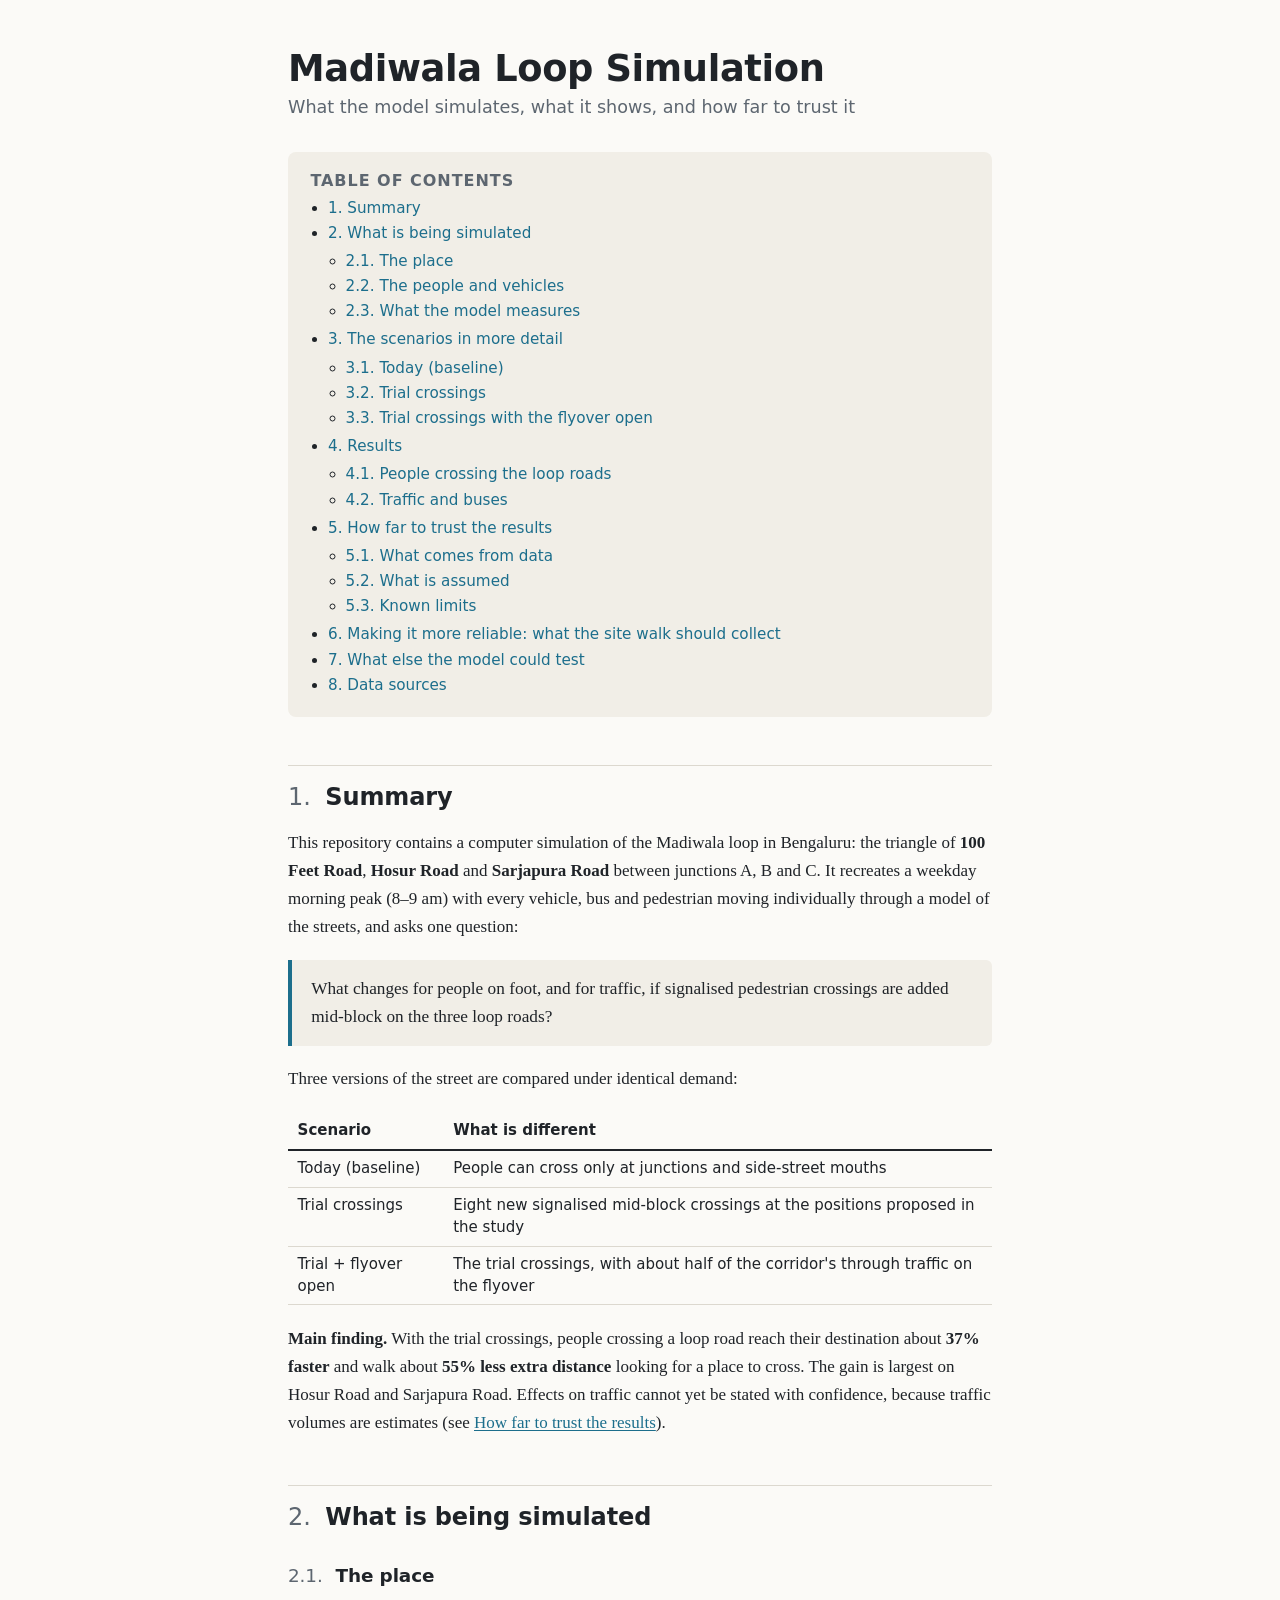
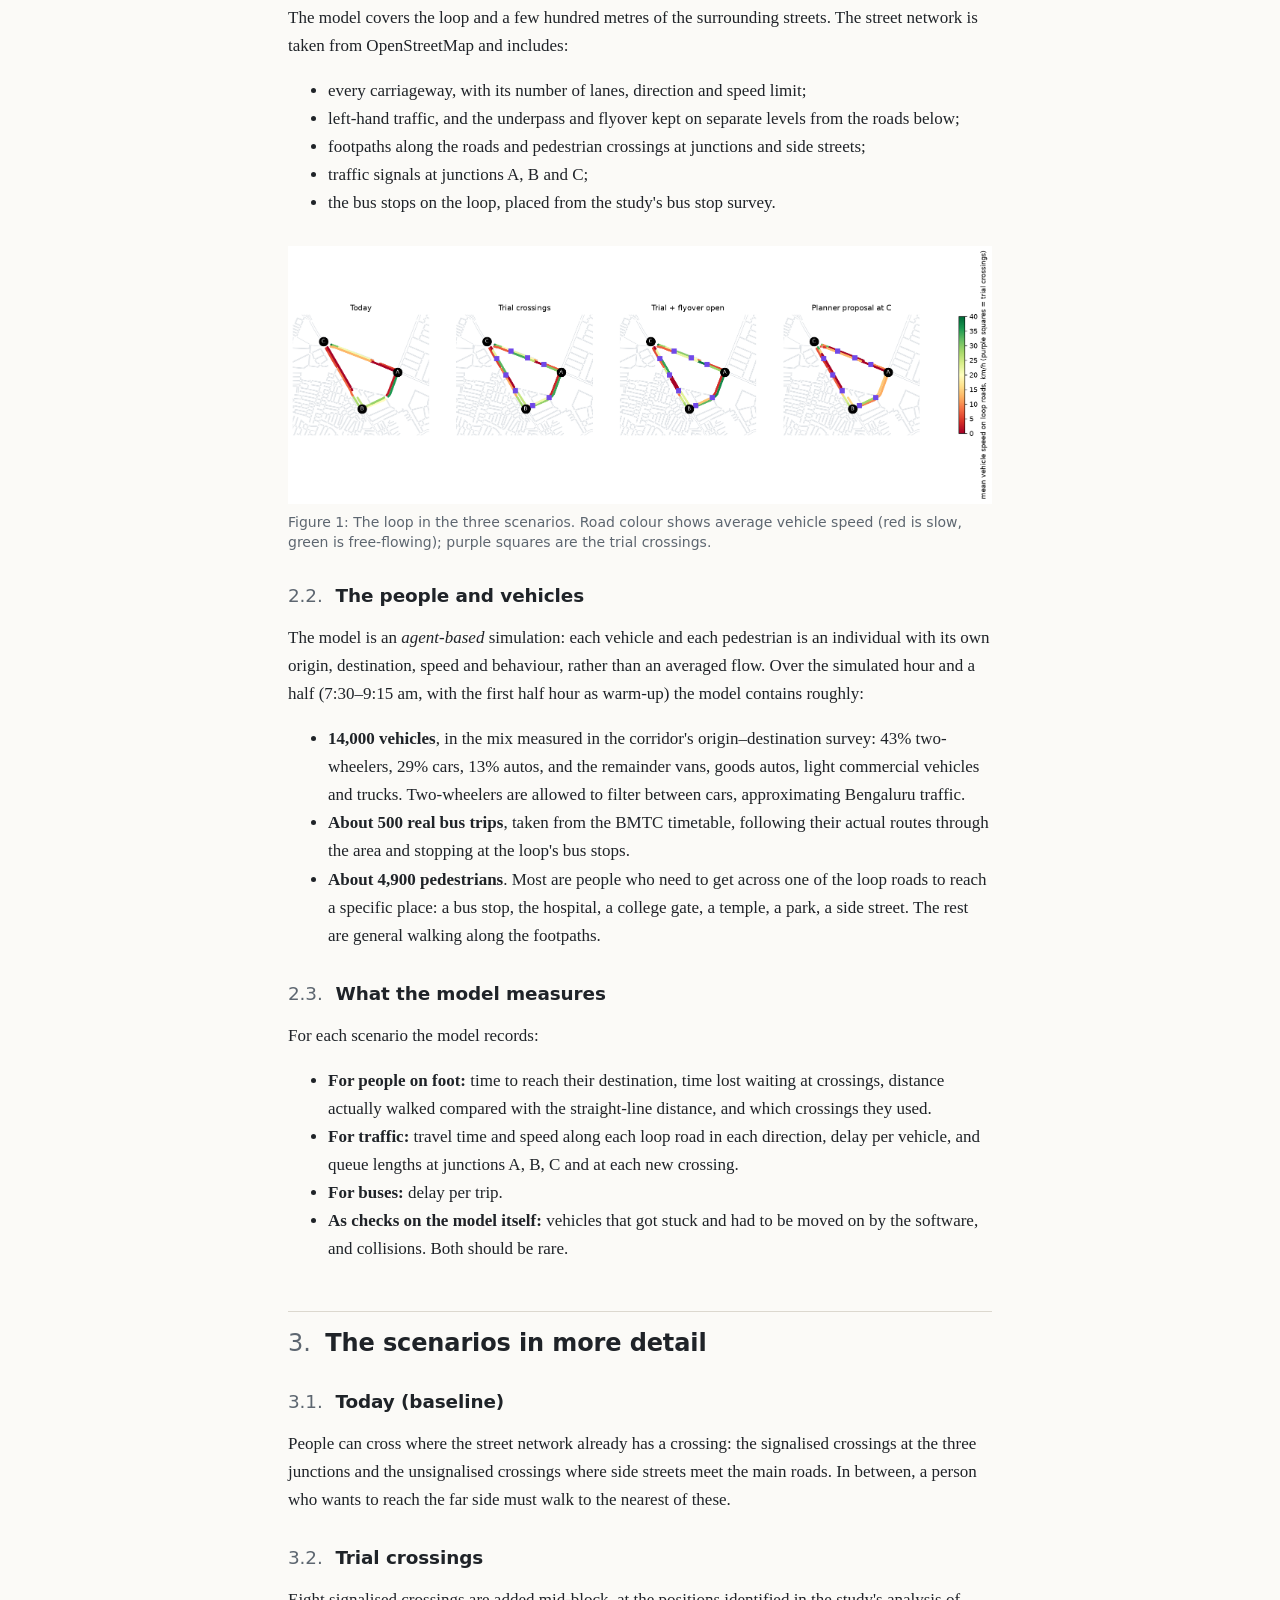
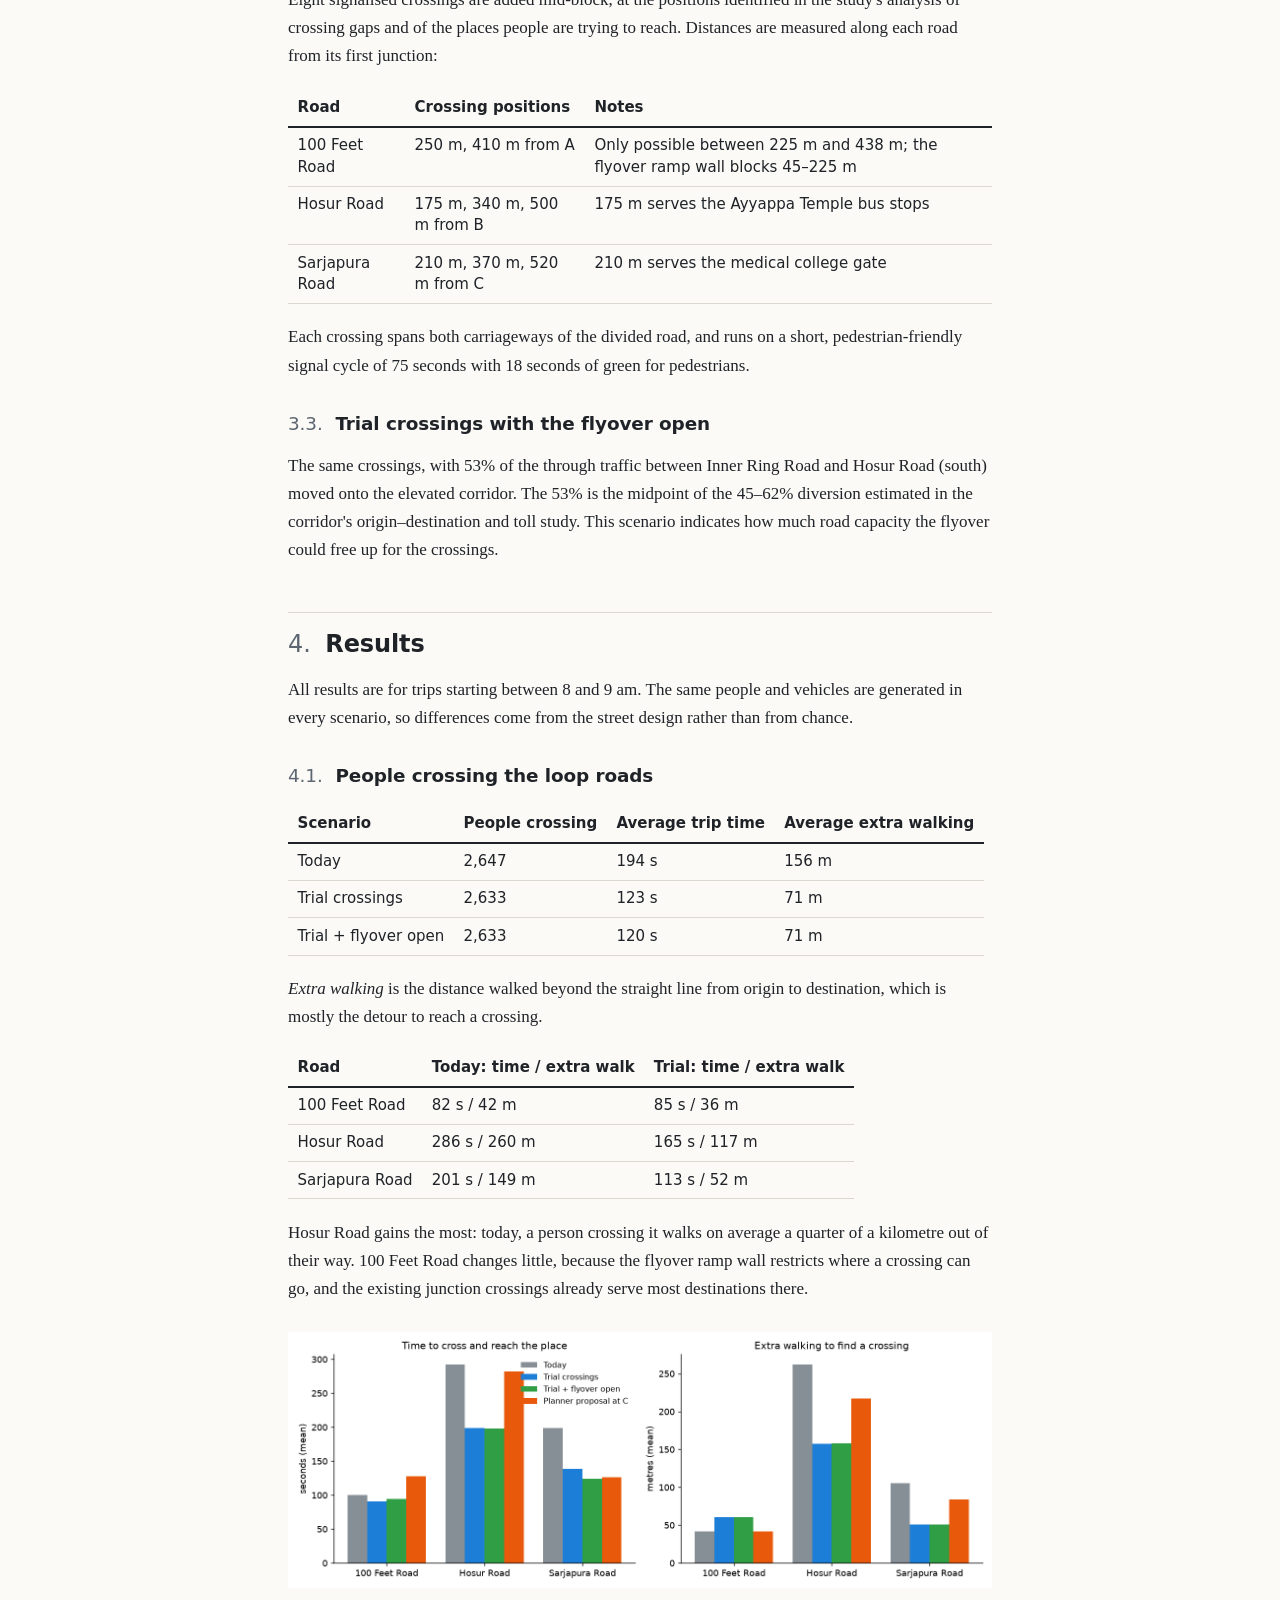
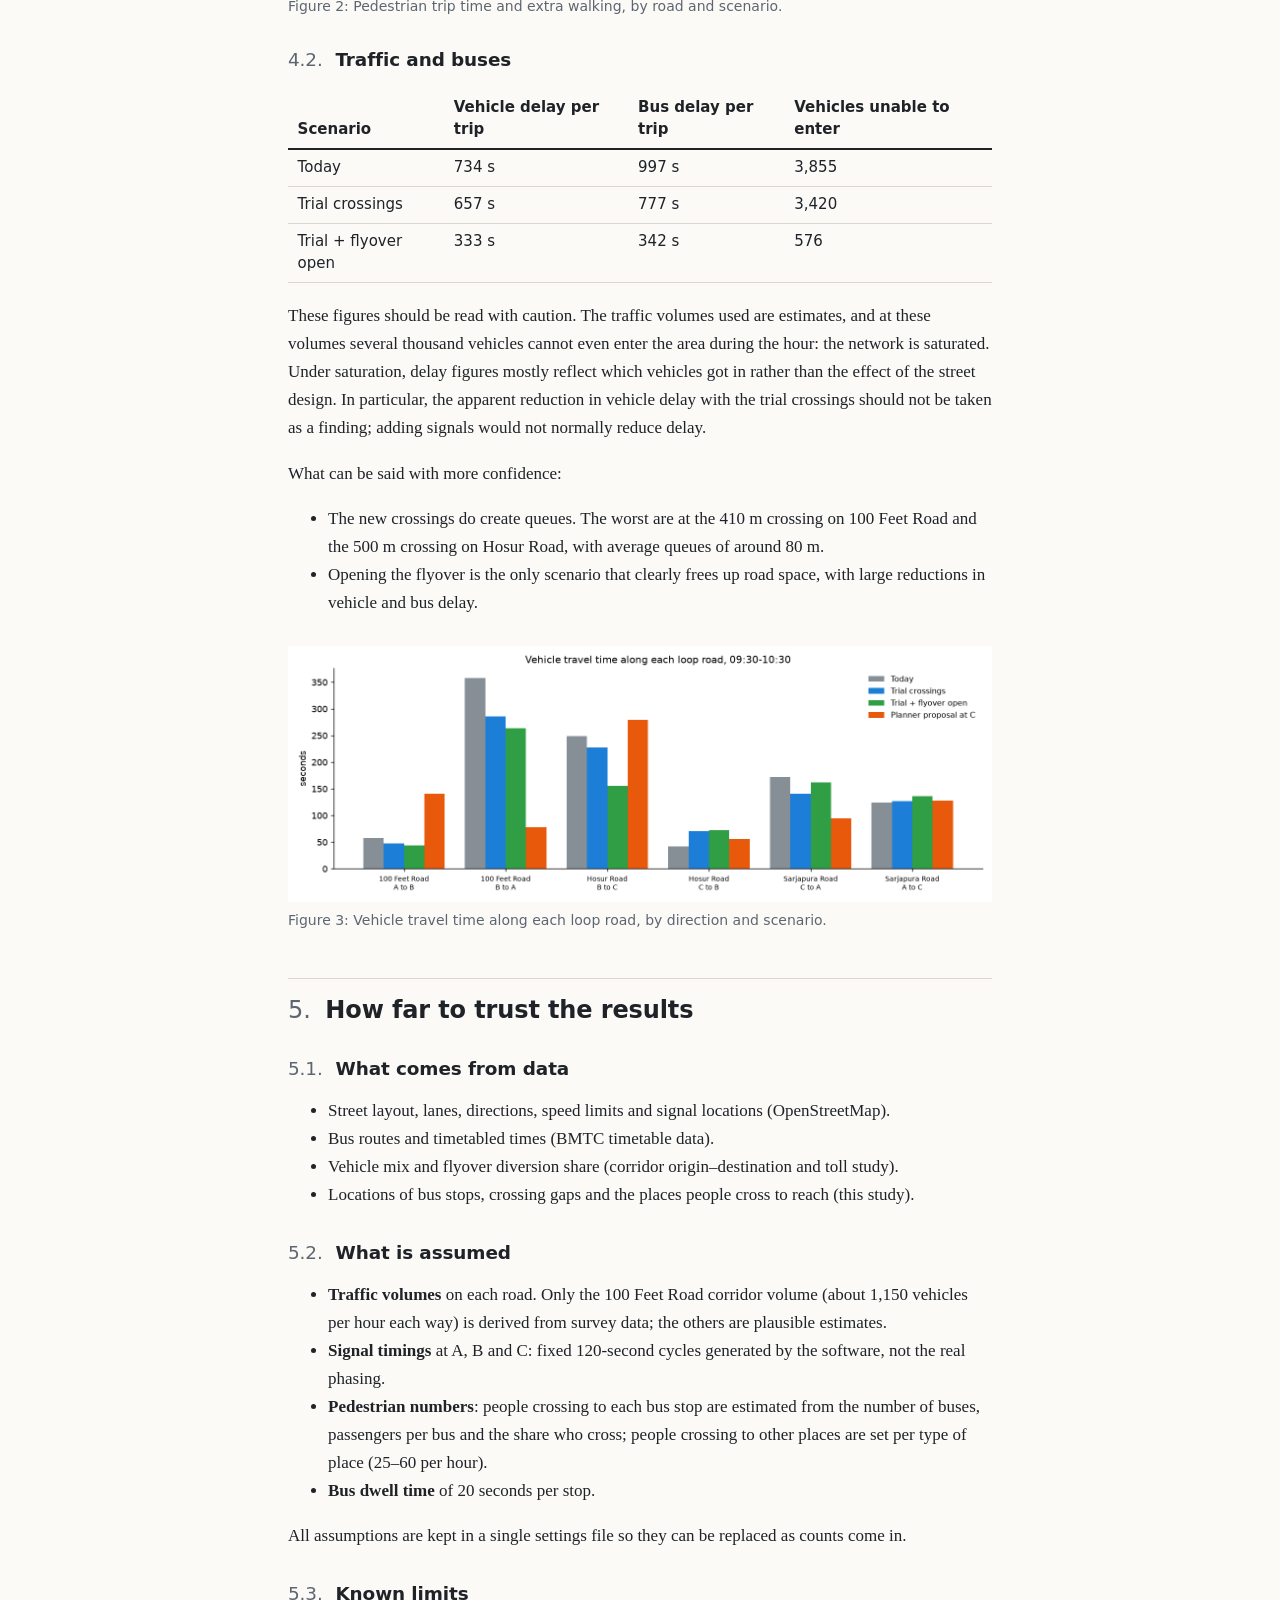
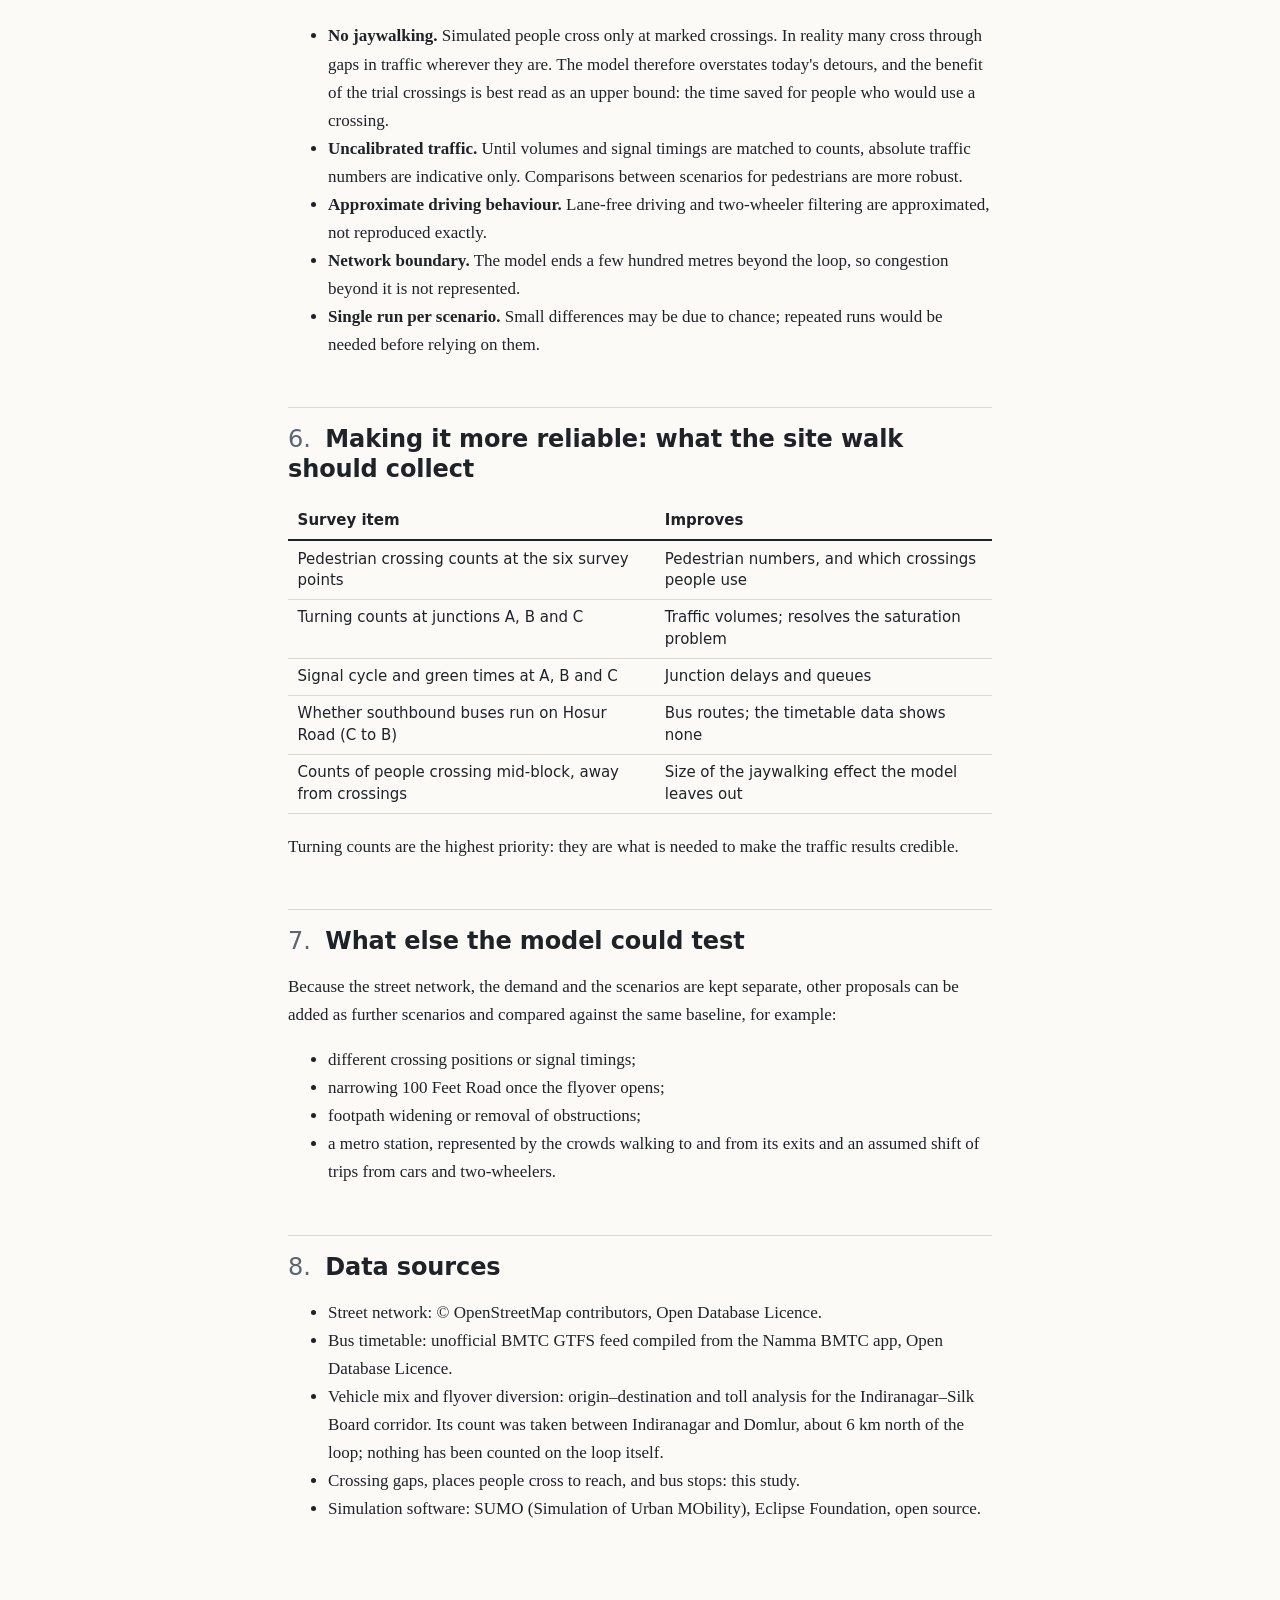
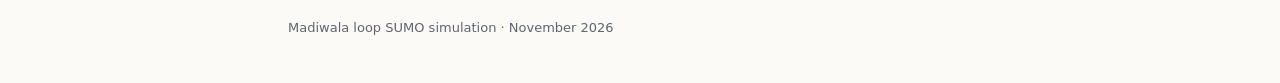
<file: doc/index.html>
<!DOCTYPE html>
<html lang="en">
<head>
<!-- 2026-11-14 Sat 22:00 -->
<meta charset="utf-8" />
<meta name="viewport" content="width=device-width, initial-scale=1" />
<title>Madiwala Loop Simulation</title>
<meta name="generator" content="Org Mode" />
<meta name="viewport" content="width=device-width, initial-scale=1">
<link rel="stylesheet" href="style.css">
</head>
<body>
<div id="content" class="content">
<header>
<h1 class="title">Madiwala Loop Simulation</h1>
<p class="subtitle" role="doc-subtitle">What the model simulates, what it shows, and how far to trust it</p>
</header><nav id="table-of-contents" role="doc-toc">
<h2>Table of Contents</h2>
<div id="text-table-of-contents" role="doc-toc">
<ul>
<li><a href="#org4be7c10">1. Summary</a></li>
<li><a href="#org6e67102">2. What is being simulated</a>
<ul>
<li><a href="#org48178f1">2.1. The place</a></li>
<li><a href="#org2e664a6">2.2. The people and vehicles</a></li>
<li><a href="#org2aeff3f">2.3. What the model measures</a></li>
</ul>
</li>
<li><a href="#orgc35440a">3. The scenarios in more detail</a>
<ul>
<li><a href="#orgd59e1e9">3.1. Today (baseline)</a></li>
<li><a href="#orgaf5f993">3.2. Trial crossings</a></li>
<li><a href="#org1eb89f1">3.3. Trial crossings with the flyover open</a></li>
</ul>
</li>
<li><a href="#org46279a1">4. Results</a>
<ul>
<li><a href="#orga652d54">4.1. People crossing the loop roads</a></li>
<li><a href="#org759fd4f">4.2. Traffic and buses</a></li>
</ul>
</li>
<li><a href="#org359abe0">5. How far to trust the results</a>
<ul>
<li><a href="#org9f8c712">5.1. What comes from data</a></li>
<li><a href="#orga7297f0">5.2. What is assumed</a></li>
<li><a href="#org6ff5a70">5.3. Known limits</a></li>
</ul>
</li>
<li><a href="#orgd9cfa34">6. Making it more reliable: what the site walk should collect</a></li>
<li><a href="#org49b2f6c">7. What else the model could test</a></li>
<li><a href="#org22bc830">8. Data sources</a></li>
</ul>
</div>
</nav>
<div id="outline-container-org4be7c10" class="outline-2">
<h2 id="org4be7c10"><span class="section-number-2">1.</span> Summary</h2>
<div class="outline-text-2" id="text-1">
<p>
This repository contains a computer simulation of the Madiwala loop in Bengaluru: the triangle of
<b>100 Feet Road</b>, <b>Hosur Road</b> and <b>Sarjapura Road</b> between junctions A, B and C. It recreates a
weekday morning peak (8–9 am) with every vehicle, bus and pedestrian moving individually through a
model of the streets, and asks one question:
</p>

<blockquote>
<p>
What changes for people on foot, and for traffic, if signalised pedestrian crossings are added
mid-block on the three loop roads?
</p>
</blockquote>

<p>
Three versions of the street are compared under identical demand:
</p>

<table>


<colgroup>
<col  class="org-left">

<col  class="org-left">
</colgroup>
<thead>
<tr>
<th scope="col" class="org-left">Scenario</th>
<th scope="col" class="org-left">What is different</th>
</tr>
</thead>
<tbody>
<tr>
<td class="org-left">Today (baseline)</td>
<td class="org-left">People can cross only at junctions and side-street mouths</td>
</tr>

<tr>
<td class="org-left">Trial crossings</td>
<td class="org-left">Eight new signalised mid-block crossings at the positions proposed in the study</td>
</tr>

<tr>
<td class="org-left">Trial + flyover open</td>
<td class="org-left">The trial crossings, with about half of the corridor's through traffic on the flyover</td>
</tr>
</tbody>
</table>

<p>
<b>Main finding.</b> With the trial crossings, people crossing a loop road reach their destination about
<b>37% faster</b> and walk about <b>55% less extra distance</b> looking for a place to cross. The gain is
largest on Hosur Road and Sarjapura Road. Effects on traffic cannot yet be stated with confidence,
because traffic volumes are estimates (see <a href="#org359abe0">How far to trust the results</a>).
</p>
</div>
</div>
<div id="outline-container-org6e67102" class="outline-2">
<h2 id="org6e67102"><span class="section-number-2">2.</span> What is being simulated</h2>
<div class="outline-text-2" id="text-2">
</div>
<div id="outline-container-org48178f1" class="outline-3">
<h3 id="org48178f1"><span class="section-number-3">2.1.</span> The place</h3>
<div class="outline-text-3" id="text-2-1">
<p>
The model covers the loop and a few hundred metres of the surrounding streets. The street network
is taken from OpenStreetMap and includes:
</p>

<ul class="org-ul">
<li>every carriageway, with its number of lanes, direction and speed limit;</li>
<li>left-hand traffic, and the underpass and flyover kept on separate levels from the roads below;</li>
<li>footpaths along the roads and pedestrian crossings at junctions and side streets;</li>
<li>traffic signals at junctions A, B and C;</li>
<li>the bus stops on the loop, placed from the study's bus stop survey.</li>
</ul>


<figure id="orgd4446cd">
<img src="../report/map.png" alt="map.png">

<figcaption><span class="figure-number">Figure 1: </span>The loop in the three scenarios. Road colour shows average vehicle speed (red is slow, green is free-flowing); purple squares are the trial crossings.</figcaption>
</figure>
</div>
</div>
<div id="outline-container-org2e664a6" class="outline-3">
<h3 id="org2e664a6"><span class="section-number-3">2.2.</span> The people and vehicles</h3>
<div class="outline-text-3" id="text-2-2">
<p>
The model is an <i>agent-based</i> simulation: each vehicle and each pedestrian is an individual with
its own origin, destination, speed and behaviour, rather than an averaged flow. Over the simulated
hour and a half (7:30–9:15 am, with the first half hour as warm-up) the model contains roughly:
</p>

<ul class="org-ul">
<li><b>14,000 vehicles</b>, in the mix measured in the corridor's origin–destination survey: 43%
two-wheelers, 29% cars, 13% autos, and the remainder vans, goods autos, light commercial vehicles
and trucks. Two-wheelers are allowed to filter between cars, approximating Bengaluru traffic.</li>
<li><b>About 500 real bus trips</b>, taken from the BMTC timetable, following their actual routes through
the area and stopping at the loop's bus stops.</li>
<li><b>About 4,900 pedestrians</b>. Most are people who need to get across one of the loop roads to reach
a specific place: a bus stop, the hospital, a college gate, a temple, a park, a side street.
The rest are general walking along the footpaths.</li>
</ul>
</div>
</div>
<div id="outline-container-org2aeff3f" class="outline-3">
<h3 id="org2aeff3f"><span class="section-number-3">2.3.</span> What the model measures</h3>
<div class="outline-text-3" id="text-2-3">
<p>
For each scenario the model records:
</p>

<ul class="org-ul">
<li><b>For people on foot:</b> time to reach their destination, time lost waiting at crossings, distance
actually walked compared with the straight-line distance, and which crossings they used.</li>
<li><b>For traffic:</b> travel time and speed along each loop road in each direction, delay per vehicle,
and queue lengths at junctions A, B, C and at each new crossing.</li>
<li><b>For buses:</b> delay per trip.</li>
<li><b>As checks on the model itself:</b> vehicles that got stuck and had to be moved on by the
software, and collisions. Both should be rare.</li>
</ul>
</div>
</div>
</div>
<div id="outline-container-orgc35440a" class="outline-2">
<h2 id="orgc35440a"><span class="section-number-2">3.</span> The scenarios in more detail</h2>
<div class="outline-text-2" id="text-3">
</div>
<div id="outline-container-orgd59e1e9" class="outline-3">
<h3 id="orgd59e1e9"><span class="section-number-3">3.1.</span> Today (baseline)</h3>
<div class="outline-text-3" id="text-3-1">
<p>
People can cross where the street network already has a crossing: the signalised crossings at the
three junctions and the unsignalised crossings where side streets meet the main roads. In between,
a person who wants to reach the far side must walk to the nearest of these.
</p>
</div>
</div>
<div id="outline-container-orgaf5f993" class="outline-3">
<h3 id="orgaf5f993"><span class="section-number-3">3.2.</span> Trial crossings</h3>
<div class="outline-text-3" id="text-3-2">
<p>
Eight signalised crossings are added mid-block, at the positions identified in the study's
analysis of crossing gaps and of the places people are trying to reach. Distances are measured
along each road from its first junction:
</p>

<table>


<colgroup>
<col  class="org-left">

<col  class="org-left">

<col  class="org-left">
</colgroup>
<thead>
<tr>
<th scope="col" class="org-left">Road</th>
<th scope="col" class="org-left">Crossing positions</th>
<th scope="col" class="org-left">Notes</th>
</tr>
</thead>
<tbody>
<tr>
<td class="org-left">100 Feet Road</td>
<td class="org-left">250 m, 410 m from A</td>
<td class="org-left">Only possible between 225 m and 438 m; the flyover ramp wall blocks 45–225 m</td>
</tr>

<tr>
<td class="org-left">Hosur Road</td>
<td class="org-left">175 m, 340 m, 500 m from B</td>
<td class="org-left">175 m serves the Ayyappa Temple bus stops</td>
</tr>

<tr>
<td class="org-left">Sarjapura Road</td>
<td class="org-left">210 m, 370 m, 520 m from C</td>
<td class="org-left">210 m serves the medical college gate</td>
</tr>
</tbody>
</table>

<p>
Each crossing spans both carriageways of the divided road, and runs on a short, pedestrian-friendly
signal cycle of 75 seconds with 18 seconds of green for pedestrians.
</p>
</div>
</div>
<div id="outline-container-org1eb89f1" class="outline-3">
<h3 id="org1eb89f1"><span class="section-number-3">3.3.</span> Trial crossings with the flyover open</h3>
<div class="outline-text-3" id="text-3-3">
<p>
The same crossings, with 53% of the through traffic between Inner Ring Road and Hosur Road (south)
moved onto the elevated corridor. The 53% is the midpoint of the 45–62% diversion estimated in the
corridor's origin–destination and toll study. This scenario indicates how much road capacity the
flyover could free up for the crossings.
</p>
</div>
</div>
</div>
<div id="outline-container-org46279a1" class="outline-2">
<h2 id="org46279a1"><span class="section-number-2">4.</span> Results</h2>
<div class="outline-text-2" id="text-4">
<p>
All results are for trips starting between 8 and 9 am. The same people and vehicles are generated
in every scenario, so differences come from the street design rather than from chance.
</p>
</div>
<div id="outline-container-orga652d54" class="outline-3">
<h3 id="orga652d54"><span class="section-number-3">4.1.</span> People crossing the loop roads</h3>
<div class="outline-text-3" id="text-4-1">
<table>


<colgroup>
<col  class="org-left">

<col  class="org-left">

<col  class="org-left">

<col  class="org-left">
</colgroup>
<thead>
<tr>
<th scope="col" class="org-left">Scenario</th>
<th scope="col" class="org-left">People crossing</th>
<th scope="col" class="org-left">Average trip time</th>
<th scope="col" class="org-left">Average extra walking</th>
</tr>
</thead>
<tbody>
<tr>
<td class="org-left">Today</td>
<td class="org-left">2,647</td>
<td class="org-left">194 s</td>
<td class="org-left">156 m</td>
</tr>

<tr>
<td class="org-left">Trial crossings</td>
<td class="org-left">2,633</td>
<td class="org-left">123 s</td>
<td class="org-left">71 m</td>
</tr>

<tr>
<td class="org-left">Trial + flyover open</td>
<td class="org-left">2,633</td>
<td class="org-left">120 s</td>
<td class="org-left">71 m</td>
</tr>
</tbody>
</table>

<p>
<i>Extra walking</i> is the distance walked beyond the straight line from origin to destination,
which is mostly the detour to reach a crossing.
</p>

<table>


<colgroup>
<col  class="org-left">

<col  class="org-left">

<col  class="org-left">
</colgroup>
<thead>
<tr>
<th scope="col" class="org-left">Road</th>
<th scope="col" class="org-left">Today: time / extra walk</th>
<th scope="col" class="org-left">Trial: time / extra walk</th>
</tr>
</thead>
<tbody>
<tr>
<td class="org-left">100 Feet Road</td>
<td class="org-left">82 s / 42 m</td>
<td class="org-left">85 s / 36 m</td>
</tr>

<tr>
<td class="org-left">Hosur Road</td>
<td class="org-left">286 s / 260 m</td>
<td class="org-left">165 s / 117 m</td>
</tr>

<tr>
<td class="org-left">Sarjapura Road</td>
<td class="org-left">201 s / 149 m</td>
<td class="org-left">113 s / 52 m</td>
</tr>
</tbody>
</table>

<p>
Hosur Road gains the most: today, a person crossing it walks on average a quarter of a kilometre
out of their way. 100 Feet Road changes little, because the flyover ramp wall restricts where a
crossing can go, and the existing junction crossings already serve most destinations there.
</p>


<figure id="org7017287">
<img src="../report/people.png" alt="people.png">

<figcaption><span class="figure-number">Figure 2: </span>Pedestrian trip time and extra walking, by road and scenario.</figcaption>
</figure>
</div>
</div>
<div id="outline-container-org759fd4f" class="outline-3">
<h3 id="org759fd4f"><span class="section-number-3">4.2.</span> Traffic and buses</h3>
<div class="outline-text-3" id="text-4-2">
<table>


<colgroup>
<col  class="org-left">

<col  class="org-left">

<col  class="org-left">

<col  class="org-left">
</colgroup>
<thead>
<tr>
<th scope="col" class="org-left">Scenario</th>
<th scope="col" class="org-left">Vehicle delay per trip</th>
<th scope="col" class="org-left">Bus delay per trip</th>
<th scope="col" class="org-left">Vehicles unable to enter</th>
</tr>
</thead>
<tbody>
<tr>
<td class="org-left">Today</td>
<td class="org-left">734 s</td>
<td class="org-left">997 s</td>
<td class="org-left">3,855</td>
</tr>

<tr>
<td class="org-left">Trial crossings</td>
<td class="org-left">657 s</td>
<td class="org-left">777 s</td>
<td class="org-left">3,420</td>
</tr>

<tr>
<td class="org-left">Trial + flyover open</td>
<td class="org-left">333 s</td>
<td class="org-left">342 s</td>
<td class="org-left">576</td>
</tr>
</tbody>
</table>

<p>
These figures should be read with caution. The traffic volumes used are estimates, and at these
volumes several thousand vehicles cannot even enter the area during the hour: the network is
saturated. Under saturation, delay figures mostly reflect which vehicles got in rather than the
effect of the street design. In particular, the apparent reduction in vehicle delay with the trial
crossings should not be taken as a finding; adding signals would not normally reduce delay.
</p>

<p>
What can be said with more confidence:
</p>

<ul class="org-ul">
<li>The new crossings do create queues. The worst are at the 410 m crossing on 100 Feet Road and
the 500 m crossing on Hosur Road, with average queues of around 80 m.</li>
<li>Opening the flyover is the only scenario that clearly frees up road space, with large
reductions in vehicle and bus delay.</li>
</ul>


<figure id="org8729e47">
<img src="../report/vehicles.png" alt="vehicles.png">

<figcaption><span class="figure-number">Figure 3: </span>Vehicle travel time along each loop road, by direction and scenario.</figcaption>
</figure>
</div>
</div>
</div>
<div id="outline-container-org359abe0" class="outline-2">
<h2 id="org359abe0"><span class="section-number-2">5.</span> How far to trust the results</h2>
<div class="outline-text-2" id="text-5">
</div>
<div id="outline-container-org9f8c712" class="outline-3">
<h3 id="org9f8c712"><span class="section-number-3">5.1.</span> What comes from data</h3>
<div class="outline-text-3" id="text-5-1">
<ul class="org-ul">
<li>Street layout, lanes, directions, speed limits and signal locations (OpenStreetMap).</li>
<li>Bus routes and timetabled times (BMTC timetable data).</li>
<li>Vehicle mix and flyover diversion share (corridor origin–destination and toll study).</li>
<li>Locations of bus stops, crossing gaps and the places people cross to reach (this study).</li>
</ul>
</div>
</div>
<div id="outline-container-orga7297f0" class="outline-3">
<h3 id="orga7297f0"><span class="section-number-3">5.2.</span> What is assumed</h3>
<div class="outline-text-3" id="text-5-2">
<ul class="org-ul">
<li><b>Traffic volumes</b> on each road. Only the 100 Feet Road corridor volume (about 1,150 vehicles
per hour each way) is derived from survey data; the others are plausible estimates.</li>
<li><b>Signal timings</b> at A, B and C: fixed 120-second cycles generated by the software, not the real
phasing.</li>
<li><b>Pedestrian numbers</b>: people crossing to each bus stop are estimated from the number of buses,
passengers per bus and the share who cross; people crossing to other places are set per type of
place (25–60 per hour).</li>
<li><b>Bus dwell time</b> of 20 seconds per stop.</li>
</ul>

<p>
All assumptions are kept in a single settings file so they can be replaced as counts come in.
</p>
</div>
</div>
<div id="outline-container-org6ff5a70" class="outline-3">
<h3 id="org6ff5a70"><span class="section-number-3">5.3.</span> Known limits</h3>
<div class="outline-text-3" id="text-5-3">
<ul class="org-ul">
<li><b>No jaywalking.</b> Simulated people cross only at marked crossings. In reality many cross through
gaps in traffic wherever they are. The model therefore overstates today's detours, and the
benefit of the trial crossings is best read as an upper bound: the time saved for people who
would use a crossing.</li>
<li><b>Uncalibrated traffic.</b> Until volumes and signal timings are matched to counts, absolute traffic
numbers are indicative only. Comparisons between scenarios for pedestrians are more robust.</li>
<li><b>Approximate driving behaviour.</b> Lane-free driving and two-wheeler filtering are approximated,
not reproduced exactly.</li>
<li><b>Network boundary.</b> The model ends a few hundred metres beyond the loop, so congestion
beyond it is not represented.</li>
<li><b>Single run per scenario.</b> Small differences may be due to chance; repeated runs would be
needed before relying on them.</li>
</ul>
</div>
</div>
</div>
<div id="outline-container-orgd9cfa34" class="outline-2">
<h2 id="orgd9cfa34"><span class="section-number-2">6.</span> Making it more reliable: what the site walk should collect</h2>
<div class="outline-text-2" id="text-6">
<table>


<colgroup>
<col  class="org-left">

<col  class="org-left">
</colgroup>
<thead>
<tr>
<th scope="col" class="org-left">Survey item</th>
<th scope="col" class="org-left">Improves</th>
</tr>
</thead>
<tbody>
<tr>
<td class="org-left">Pedestrian crossing counts at the six survey points</td>
<td class="org-left">Pedestrian numbers, and which crossings people use</td>
</tr>

<tr>
<td class="org-left">Turning counts at junctions A, B and C</td>
<td class="org-left">Traffic volumes; resolves the saturation problem</td>
</tr>

<tr>
<td class="org-left">Signal cycle and green times at A, B and C</td>
<td class="org-left">Junction delays and queues</td>
</tr>

<tr>
<td class="org-left">Whether southbound buses run on Hosur Road (C to B)</td>
<td class="org-left">Bus routes; the timetable data shows none</td>
</tr>

<tr>
<td class="org-left">Counts of people crossing mid-block, away from crossings</td>
<td class="org-left">Size of the jaywalking effect the model leaves out</td>
</tr>
</tbody>
</table>

<p>
Turning counts are the highest priority: they are what is needed to make the traffic results
credible.
</p>
</div>
</div>
<div id="outline-container-org49b2f6c" class="outline-2">
<h2 id="org49b2f6c"><span class="section-number-2">7.</span> What else the model could test</h2>
<div class="outline-text-2" id="text-7">
<p>
Because the street network, the demand and the scenarios are kept separate, other proposals can be
added as further scenarios and compared against the same baseline, for example:
</p>

<ul class="org-ul">
<li>different crossing positions or signal timings;</li>
<li>narrowing 100 Feet Road once the flyover opens;</li>
<li>footpath widening or removal of obstructions;</li>
<li>a metro station, represented by the crowds walking to and from its exits and an assumed shift
of trips from cars and two-wheelers.</li>
</ul>
</div>
</div>
<div id="outline-container-org22bc830" class="outline-2">
<h2 id="org22bc830"><span class="section-number-2">8.</span> Data sources</h2>
<div class="outline-text-2" id="text-8">
<ul class="org-ul">
<li>Street network: © OpenStreetMap contributors, Open Database Licence.</li>
<li>Bus timetable: unofficial BMTC GTFS feed compiled from the Namma BMTC app, Open Database Licence.</li>
<li>Vehicle mix and flyover diversion: origin–destination and toll analysis for the
Indiranagar–Silk Board corridor. Its count was taken between Indiranagar and Domlur,
about 6 km north of the loop; nothing has been counted on the loop itself.</li>
<li>Crossing gaps, places people cross to reach, and bus stops: this study.</li>
<li>Simulation software: SUMO (Simulation of Urban MObility), Eclipse Foundation, open source.</li>
</ul>
</div>
</div>
</div>
<div id="postamble" class="status">
Madiwala loop SUMO simulation &middot; November 2026
</div>
</body>
</html>
</file>
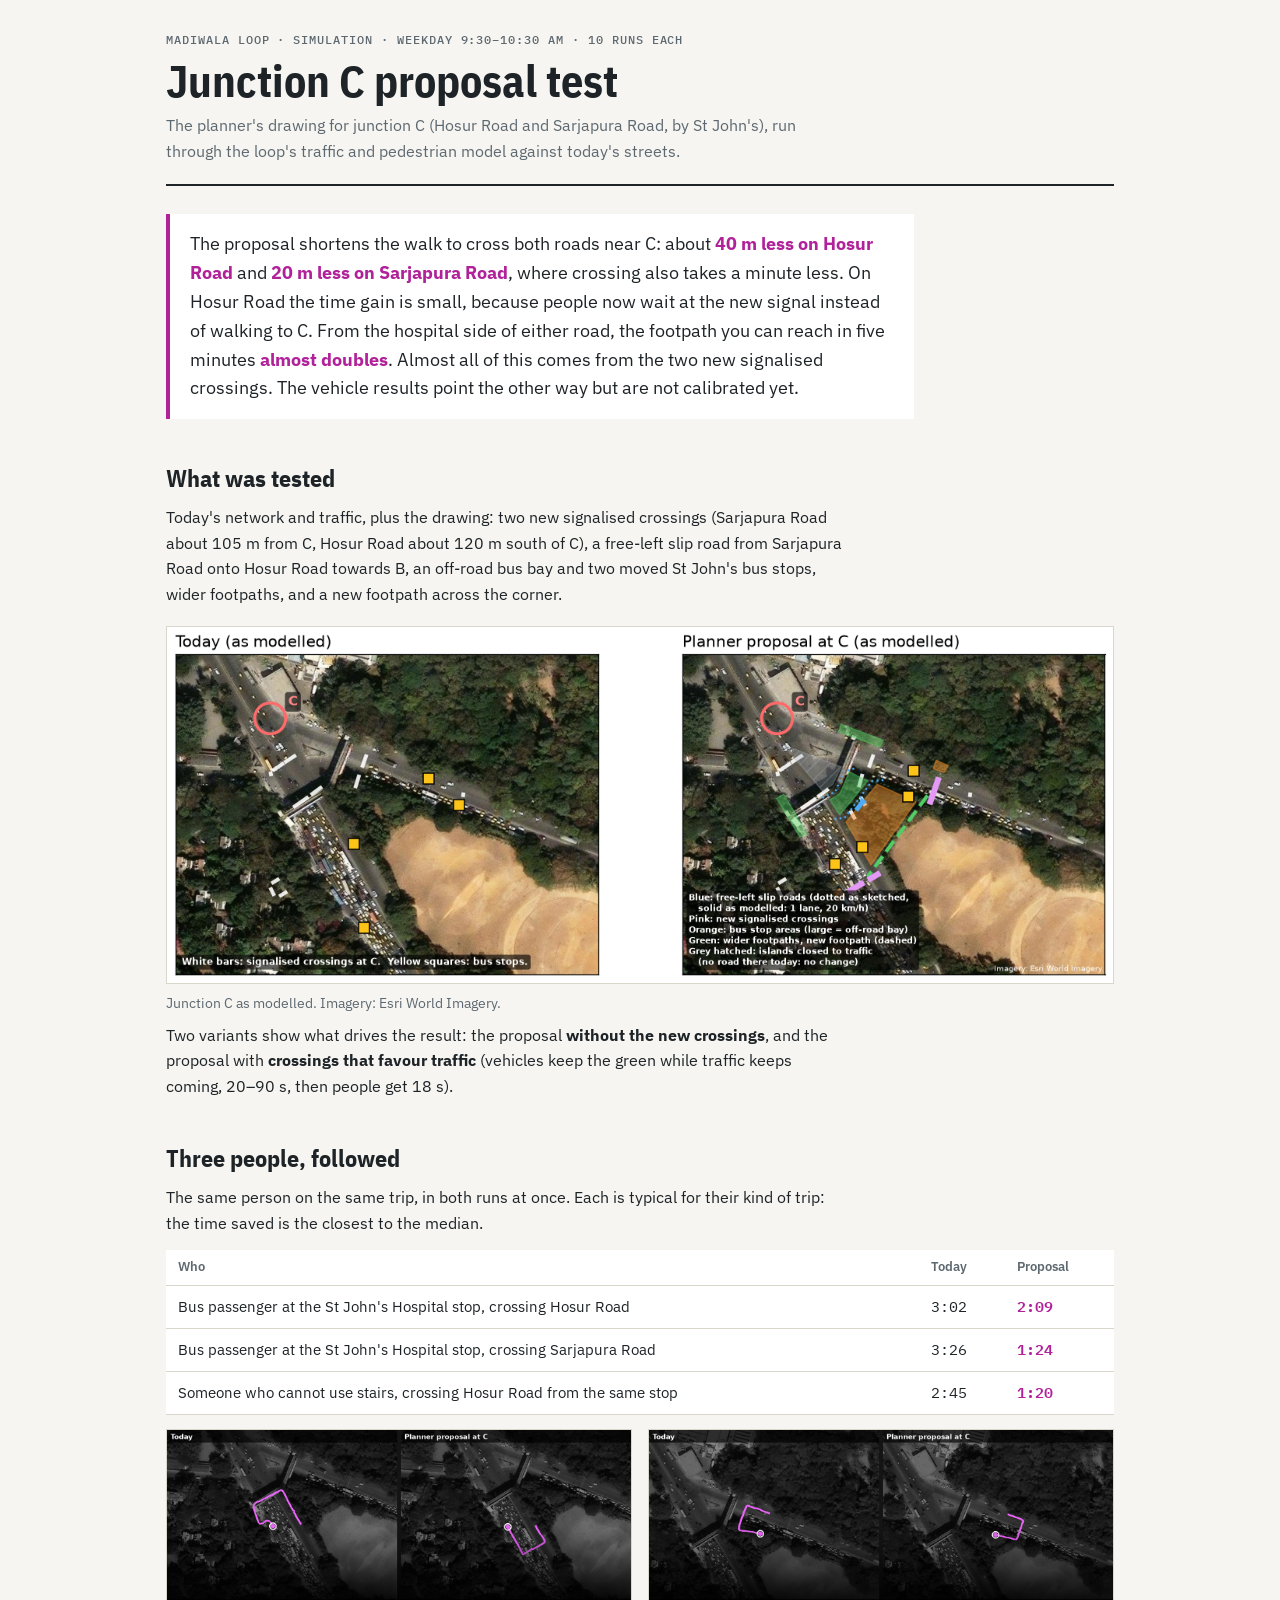
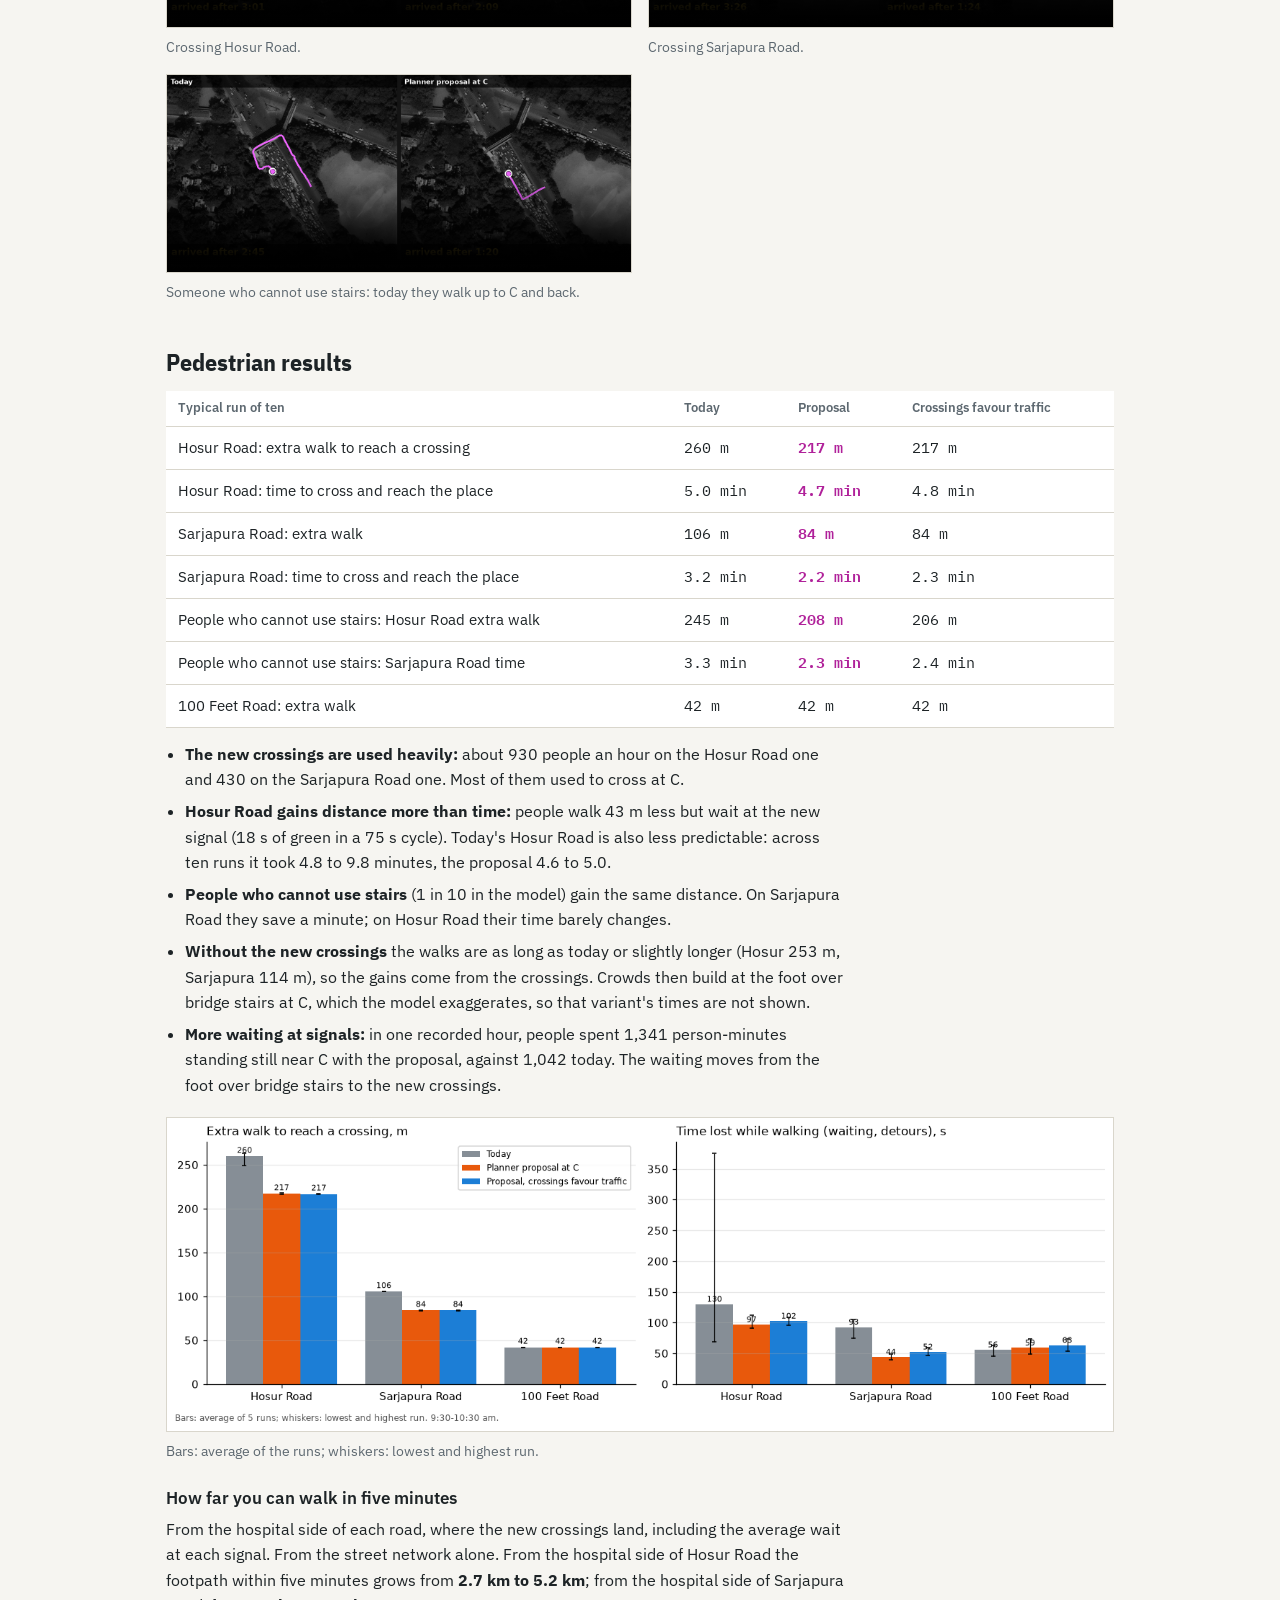
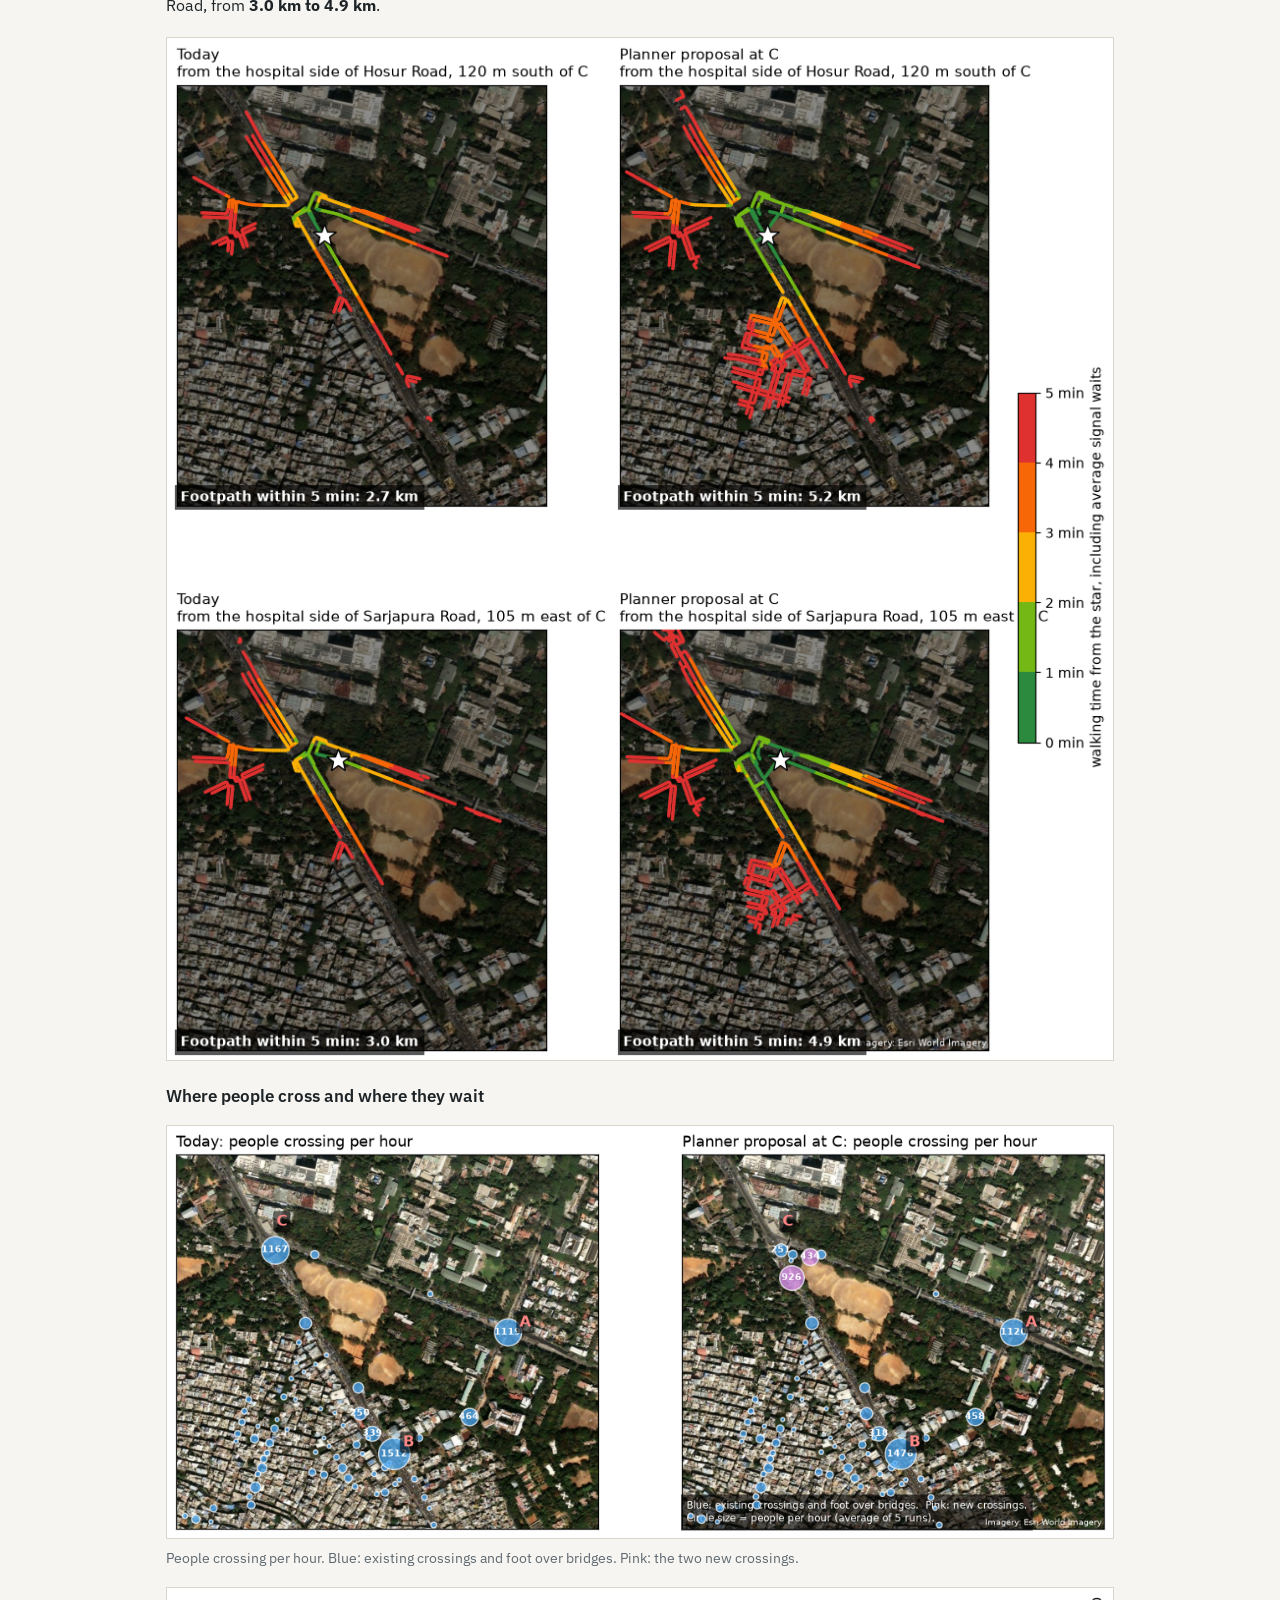
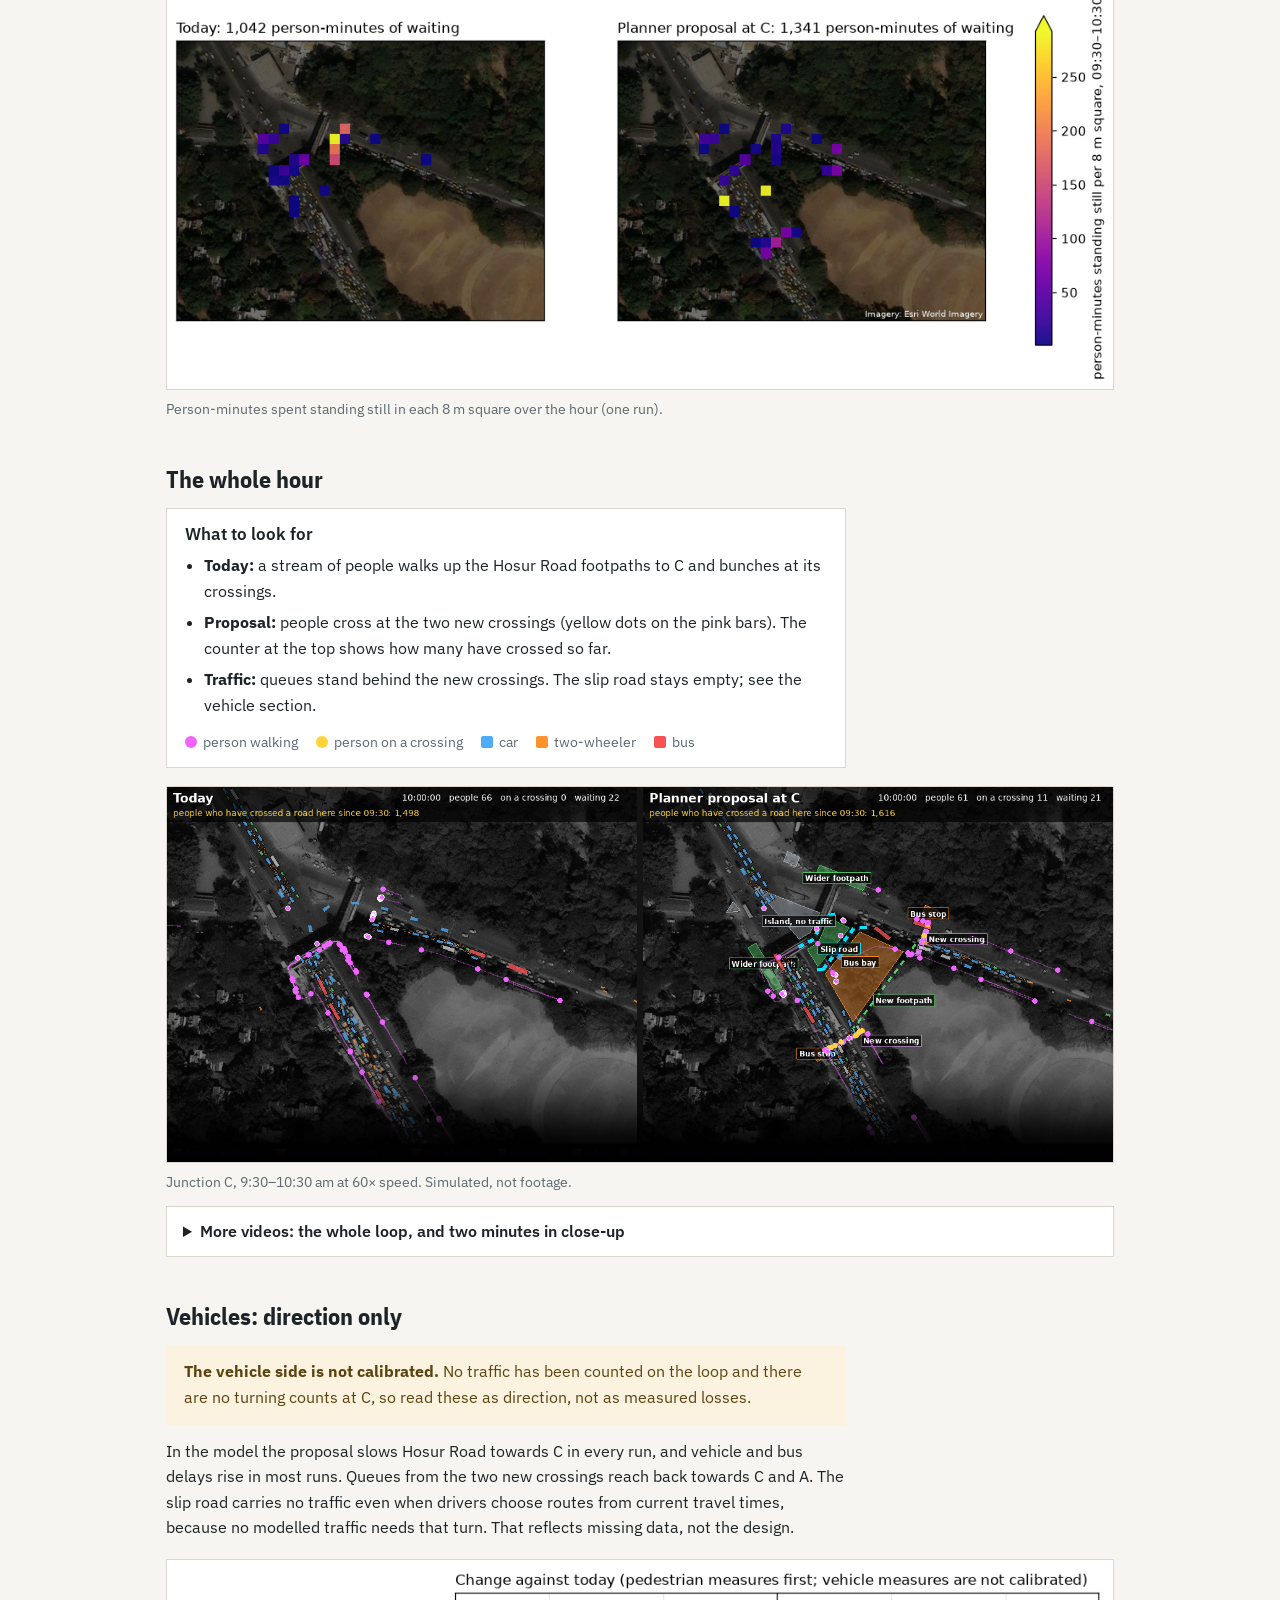
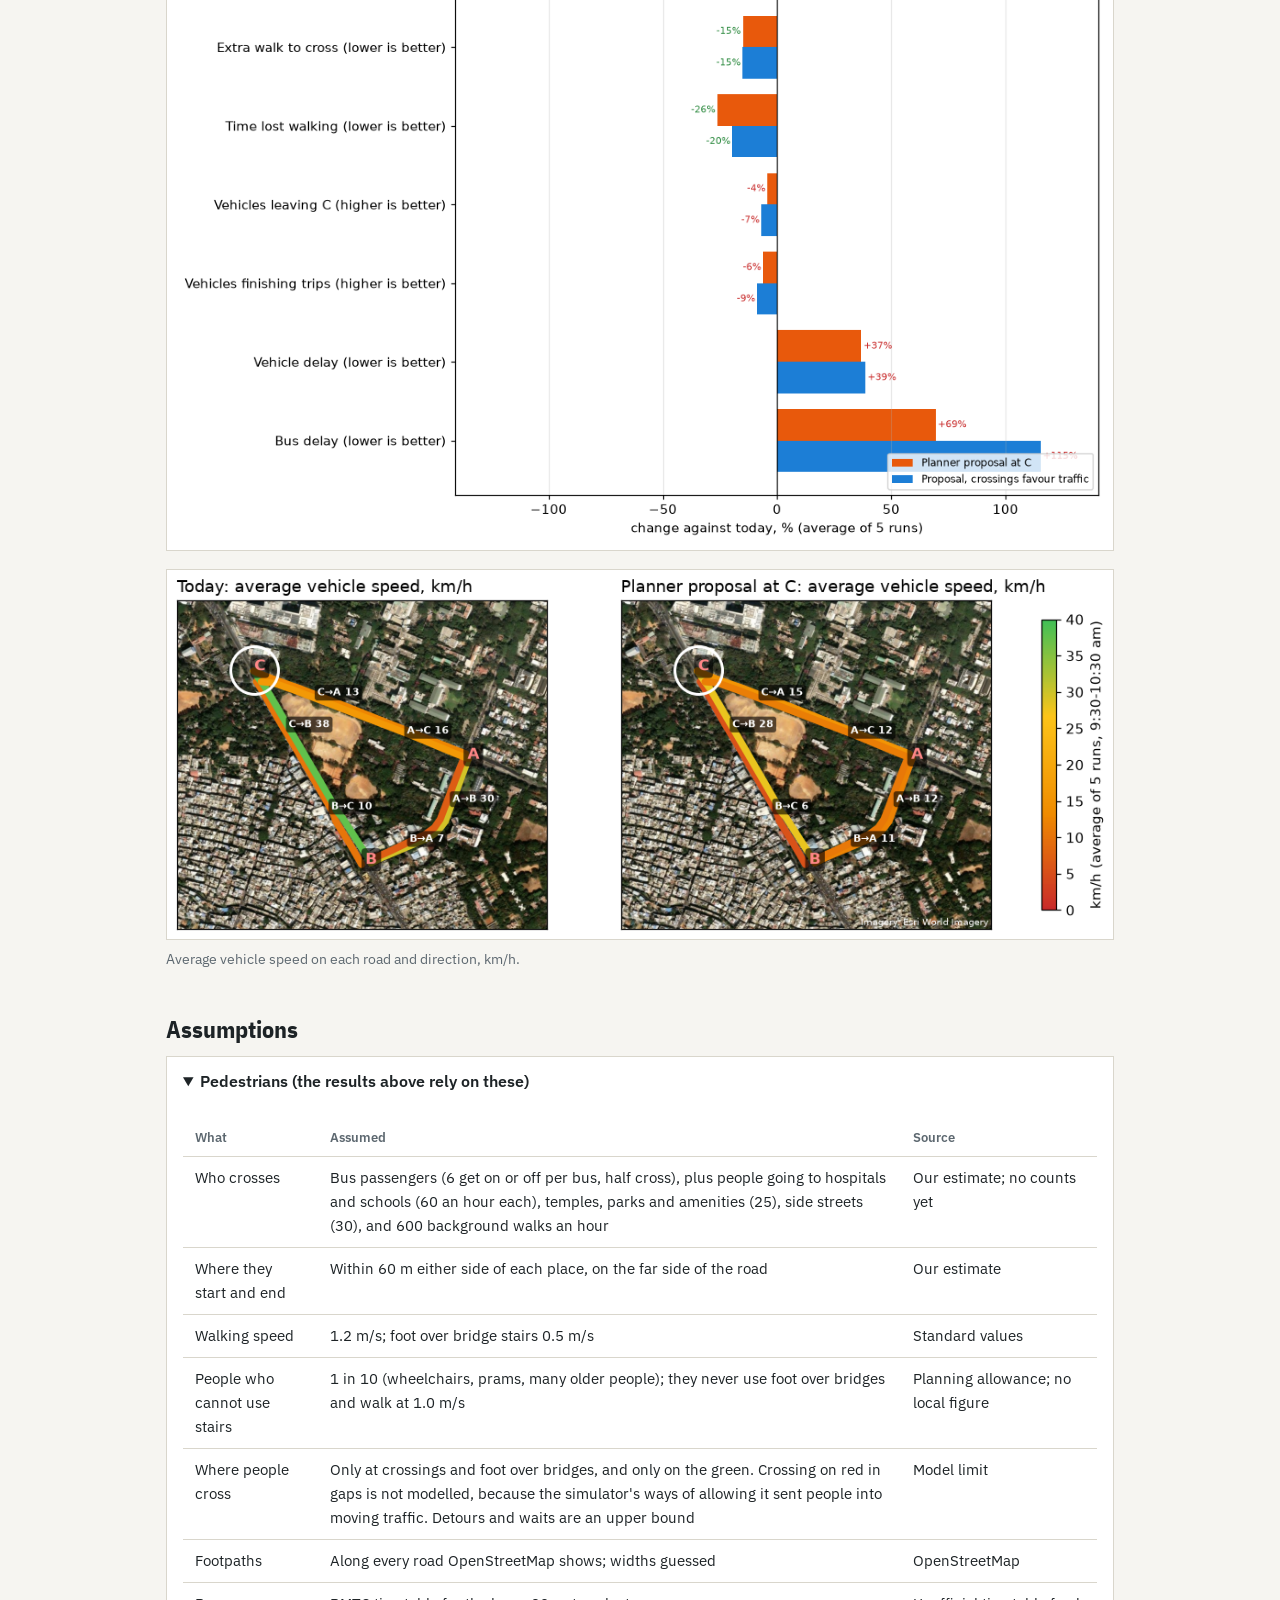
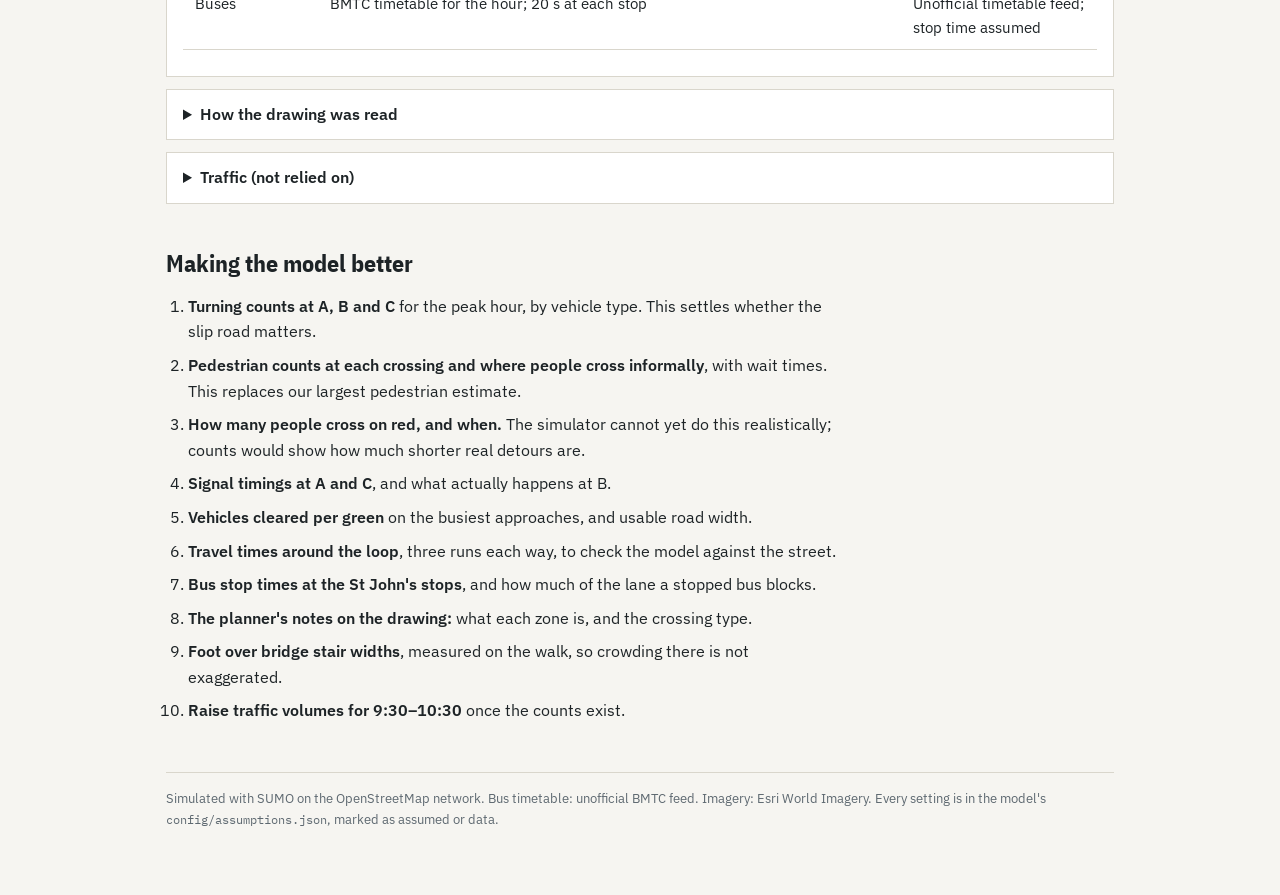
<file: report/proposal_151126/index.html>
<!doctype html>
<html lang="en">
<head>
<meta charset="utf-8">
<meta name="viewport" content="width=device-width, initial-scale=1, viewport-fit=cover">
<meta name="description" content="Simulation of the planner's junction C drawing against today's Madiwala loop, Bengaluru: pedestrian results, videos, assumptions and next steps.">
<style>
/* page basics (normally supplied by the viewer) */
*, *::before, *::after { box-sizing: border-box; }
:root { color-scheme: light; padding-top: env(safe-area-inset-top, 0px); padding-bottom: env(safe-area-inset-bottom, 0px); }
body { margin: 0; }
img, video { max-width: 100%; }
[hidden] { display: none !important; }
</style>
<title>Junction C Proposal Test</title>
<link rel="preconnect" href="https://fonts.googleapis.com">
<link rel="stylesheet" href="https://fonts.googleapis.com/css2?family=IBM+Plex+Sans:wght@400;500;600&family=IBM+Plex+Sans+Condensed:wght@600;700&family=IBM+Plex+Mono:wght@400;500&display=swap">
<style>
/* Layout: one reading column of plain report sections; figures run the full column width, tables scroll inside their own box. */
:root {
  --bg: #f6f5f1;          /* survey-sheet paper */
  --surface: #ffffff;
  --fg: #1d2326;
  --muted: #5d6870;
  --rule: #d9d6cc;
  --accent: #0b6e7a;      /* signal teal */
  --walk: #b0219a;        /* pedestrian magenta, as in the pictures */
  --good: #2b7a3d;
  --bad: #b23a2a;
  --note-bg: #fbf3df;
  --note-fg: #5b4410;
  --font-display: "IBM Plex Sans Condensed", "Arial Narrow", Arial, sans-serif;
  --font-body: "IBM Plex Sans", "Segoe UI", Roboto, Arial, sans-serif;
  --font-data: "IBM Plex Mono", ui-monospace, Menlo, Consolas, monospace;
}
@media (prefers-color-scheme: dark) {
  :root:not([data-theme="light"]) {
    --bg: #15191b; --surface: #1d2326; --fg: #e8e6df; --muted: #a3acb2; --rule: #343c40;
    --accent: #4fc1cf; --walk: #f07ae0; --good: #6fcf86; --bad: #f08a78; --note-bg: #2c2615; --note-fg: #ecd59b;
    color-scheme: dark;
  }
}
:root[data-theme="dark"] {
  --bg: #15191b; --surface: #1d2326; --fg: #e8e6df; --muted: #a3acb2; --rule: #343c40;
  --accent: #4fc1cf; --walk: #f07ae0; --good: #6fcf86; --bad: #f08a78; --note-bg: #2c2615; --note-fg: #ecd59b;
  color-scheme: dark;
}
body { background: var(--bg); color: var(--fg); font: 16px/1.6 var(--font-body); }
.wrap { max-width: 980px; margin: 0 auto; padding-block: 32px 64px;
  padding-left: max(16px, env(safe-area-inset-left, 0px)); padding-right: max(16px, env(safe-area-inset-right, 0px)); }
.prose { max-width: 68ch; }
header { display: grid; gap: 8px; border-bottom: 2px solid var(--fg); padding-bottom: 20px; margin-bottom: 28px; }
.eyebrow { font: 500 12px/1.4 var(--font-data); letter-spacing: .08em; text-transform: uppercase; color: var(--muted); }
h1 { font: 700 clamp(30px, 5vw, 44px)/1.1 var(--font-display); margin: 0; text-wrap: balance; }
h2 { font: 700 24px/1.25 var(--font-display); margin: 44px 0 12px; text-wrap: balance; }
h3 { font: 600 17px/1.3 var(--font-body); margin: 24px 0 8px; }
p { margin: 0 0 12px; }
.answer { font-size: 18px; background: var(--surface); border-left: 4px solid var(--walk); padding: 16px 20px; margin: 0; }
.answer strong { color: var(--walk); }
figure { margin: 18px 0 8px; }
figure img, figure video { display: block; width: 100%; max-width: 100%; height: auto; border: 1px solid var(--rule); background: #000; }
figcaption { font-size: 14px; color: var(--muted); margin-top: 8px; max-width: 80ch; }
.tablebox { overflow-x: auto; margin: 14px 0; }
table { border-collapse: collapse; width: 100%; min-width: 560px; background: var(--surface); font-size: 15px; }
th, td { text-align: left; padding: 9px 12px; border-bottom: 1px solid var(--rule); vertical-align: top; }
th { font: 600 13px/1.3 var(--font-body); color: var(--muted); }
td.n { font-family: var(--font-data); font-variant-numeric: tabular-nums; white-space: nowrap; }
td.best { color: var(--walk); font-weight: 600; }
ul.points { padding-left: 1.2em; margin: 8px 0 12px; display: grid; gap: 6px; }
.look { background: var(--surface); border: 1px solid var(--rule); padding: 14px 18px; margin: 14px 0; }
.look h3 { margin-top: 0; }
.key { display: flex; flex-wrap: wrap; gap: 8px 18px; font-size: 14px; color: var(--muted); margin: 8px 0 0; padding: 0; list-style: none; }
.key li { display: flex; align-items: center; gap: 6px; }
.sw { width: 12px; height: 12px; border-radius: 50%; display: inline-block; }
.note { background: var(--note-bg); color: var(--note-fg); padding: 14px 18px; margin: 14px 0; }
.note strong { color: inherit; }
details { background: var(--surface); border: 1px solid var(--rule); margin: 12px 0; }
summary { cursor: pointer; padding: 12px 16px; font-weight: 600; }
summary:focus-visible, a:focus-visible { outline: 2px solid var(--accent); outline-offset: 2px; }
details > .inner { padding: 0 16px 12px; }
ol.fix { padding-left: 1.4em; display: grid; gap: 8px; }
ol.fix b { font-weight: 600; }
a { color: var(--accent); }
footer { margin-top: 48px; padding-top: 16px; border-top: 1px solid var(--rule); font-size: 13px; color: var(--muted); }
code { font-family: var(--font-data); font-size: .9em; }
.grid2 { display: grid; grid-template-columns: repeat(auto-fit, minmax(min(100%, 420px), 1fr)); gap: 16px; }
.grid2 figure { margin: 0; min-width: 0; }

/* lightbox: click a picture to see it large */
figure img { cursor: zoom-in; }
.lightbox { position: fixed; inset: 0; z-index: 50; display: flex; align-items: center; justify-content: center;
  background: rgba(10, 12, 13, .92); padding: max(16px, env(safe-area-inset-top, 0px)) max(16px, env(safe-area-inset-right, 0px))
  max(16px, env(safe-area-inset-bottom, 0px)) max(16px, env(safe-area-inset-left, 0px)); cursor: zoom-out; }
.lightbox[hidden] { display: none; }
.lightbox img { max-width: 100%; max-height: calc(100% - 40px); width: auto; height: auto; border: 0; background: none; box-shadow: 0 10px 40px rgba(0,0,0,.5); }
.lightbox figcaption { position: absolute; left: 0; right: 0; bottom: 12px; text-align: center; color: #d6d9db; font-size: 14px; padding: 0 16px; }
.lightbox button { position: absolute; top: max(12px, env(safe-area-inset-top, 0px)); right: max(12px, env(safe-area-inset-right, 0px));
  width: 40px; height: 40px; border-radius: 50%; border: 1px solid rgba(255,255,255,.3); background: rgba(0,0,0,.4); color: #fff;
  font-size: 22px; line-height: 1; cursor: pointer; }
.lightbox button:focus-visible, figure img:focus-visible { outline: 2px solid #4fc1cf; outline-offset: 2px; }
</style>
</head>
<body>
<div class="wrap">
<header>
  <div class="eyebrow">Madiwala loop · simulation · weekday 9:30–10:30 am · 10 runs each</div>
  <h1>Junction C proposal test</h1>
  <p class="prose" style="color:var(--muted);margin:0">The planner's drawing for junction C (Hosur Road and Sarjapura Road, by St John's), run through the loop's traffic and pedestrian model against today's streets.</p>
</header>

<p class="answer prose">The proposal shortens the walk to cross both roads near C: about <strong>40 m less on Hosur Road</strong> and <strong>20 m less on Sarjapura Road</strong>, where crossing also takes a minute less. On Hosur Road the time gain is small, because people now wait at the new signal instead of walking to C. From the hospital side of either road, the footpath you can reach in five minutes <strong>almost doubles</strong>. Almost all of this comes from the two new signalised crossings. The vehicle results point the other way but are not calibrated yet.</p>

<h2>What was tested</h2>
<p class="prose">Today's network and traffic, plus the drawing: two new signalised crossings (Sarjapura Road about 105 m from C, Hosur Road about 120 m south of C), a free-left slip road from Sarjapura Road onto Hosur Road towards B, an off-road bus bay and two moved St John's bus stops, wider footpaths, and a new footpath across the corner.</p>
<figure>
  <img src="junction_before_after.png" alt="Junction C on satellite imagery, today on the left and with the proposal on the right, showing the new crossings, slip road, bus stop areas and footpaths">
  <figcaption>Junction C as modelled. Imagery: Esri World Imagery.</figcaption>
</figure>
<p class="prose">Two variants show what drives the result: the proposal <b>without the new crossings</b>, and the proposal with <b>crossings that favour traffic</b> (vehicles keep the green while traffic keeps coming, 20–90 s, then people get 18 s).</p>

<h2>Three people, followed</h2>
<p class="prose">The same person on the same trip, in both runs at once. Each is typical for their kind of trip: the time saved is the closest to the median.</p>
<div class="tablebox">
<table>
  <thead><tr><th>Who</th><th>Today</th><th>Proposal</th></tr></thead>
  <tbody>
    <tr><td>Bus passenger at the St John's Hospital stop, crossing Hosur Road</td><td class="n">3:02</td><td class="n best">2:09</td></tr>
    <tr><td>Bus passenger at the St John's Hospital stop, crossing Sarjapura Road</td><td class="n">3:26</td><td class="n best">1:24</td></tr>
    <tr><td>Someone who cannot use stairs, crossing Hosur Road from the same stop</td><td class="n">2:45</td><td class="n best">1:20</td></tr>
  </tbody>
</table>
</div>
<div class="grid2">
  <figure><video controls muted playsinline preload="metadata" poster="still_follow_1.png" src="follow_1.mp4"></video><figcaption>Crossing Hosur Road.</figcaption></figure>
  <figure><video controls muted playsinline preload="metadata" poster="still_follow_2.png" src="follow_2.mp4"></video><figcaption>Crossing Sarjapura Road.</figcaption></figure>
  <figure><video controls muted playsinline preload="metadata" poster="still_follow_3.png" src="follow_3.mp4"></video><figcaption>Someone who cannot use stairs: today they walk up to C and back.</figcaption></figure>
</div>

<h2>Pedestrian results</h2>
<div class="tablebox">
<table>
  <thead><tr><th>Typical run of ten</th><th>Today</th><th>Proposal</th><th>Crossings favour traffic</th></tr></thead>
  <tbody>
    <tr><td>Hosur Road: extra walk to reach a crossing</td><td class="n">260 m</td><td class="n best">217 m</td><td class="n">217 m</td></tr>
    <tr><td>Hosur Road: time to cross and reach the place</td><td class="n">5.0 min</td><td class="n best">4.7 min</td><td class="n">4.8 min</td></tr>
    <tr><td>Sarjapura Road: extra walk</td><td class="n">106 m</td><td class="n best">84 m</td><td class="n">84 m</td></tr>
    <tr><td>Sarjapura Road: time to cross and reach the place</td><td class="n">3.2 min</td><td class="n best">2.2 min</td><td class="n">2.3 min</td></tr>
    <tr><td>People who cannot use stairs: Hosur Road extra walk</td><td class="n">245 m</td><td class="n best">208 m</td><td class="n">206 m</td></tr>
    <tr><td>People who cannot use stairs: Sarjapura Road time</td><td class="n">3.3 min</td><td class="n best">2.3 min</td><td class="n">2.4 min</td></tr>
    <tr><td>100 Feet Road: extra walk</td><td class="n">42 m</td><td class="n">42 m</td><td class="n">42 m</td></tr>
  </tbody>
</table>
</div>
<ul class="points prose">
  <li><b>The new crossings are used heavily:</b> about 930 people an hour on the Hosur Road one and 430 on the Sarjapura Road one. Most of them used to cross at C.</li>
  <li><b>Hosur Road gains distance more than time:</b> people walk 43 m less but wait at the new signal (18 s of green in a 75 s cycle). Today's Hosur Road is also less predictable: across ten runs it took 4.8 to 9.8 minutes, the proposal 4.6 to 5.0.</li>
  <li><b>People who cannot use stairs</b> (1 in 10 in the model) gain the same distance. On Sarjapura Road they save a minute; on Hosur Road their time barely changes.</li>
  <li><b>Without the new crossings</b> the walks are as long as today or slightly longer (Hosur 253 m, Sarjapura 114 m), so the gains come from the crossings. Crowds then build at the foot over bridge stairs at C, which the model exaggerates, so that variant's times are not shown.</li>
  <li><b>More waiting at signals:</b> in one recorded hour, people spent 1,341 person-minutes standing still near C with the proposal, against 1,042 today. The waiting moves from the foot over bridge stairs to the new crossings.</li>
</ul>
<figure>
  <img src="walking.png" alt="Bar charts of extra walk and time lost per road for today, the proposal and the variant where crossings favour traffic">
  <figcaption>Bars: average of the runs; whiskers: lowest and highest run.</figcaption>
</figure>

<h3>How far you can walk in five minutes</h3>
<p class="prose">From the hospital side of each road, where the new crossings land, including the average wait at each signal. From the street network alone. From the hospital side of Hosur Road the footpath within five minutes grows from <b>2.7 km to 5.2 km</b>; from the hospital side of Sarjapura Road, from <b>3.0 km to 4.9 km</b>.</p>
<figure>
  <img src="walk_reach.png" alt="Four maps coloured by walking time from the hospital side of Hosur Road and Sarjapura Road, today and with the proposal">
</figure>

<h3>Where people cross and where they wait</h3>
<figure>
  <img src="where_people_cross.png" alt="Map of the loop with circles sized by people crossing per hour at each crossing, today and with the proposal">
  <figcaption>People crossing per hour. Blue: existing crossings and foot over bridges. Pink: the two new crossings.</figcaption>
</figure>
<figure>
  <img src="wait_heat.png" alt="Heat maps of where people stood waiting around junction C over the hour, today and with the proposal">
  <figcaption>Person-minutes spent standing still in each 8 m square over the hour (one run).</figcaption>
</figure>

<h2>The whole hour</h2>
<div class="look prose">
  <h3>What to look for</h3>
  <ul class="points">
    <li><b>Today:</b> a stream of people walks up the Hosur Road footpaths to C and bunches at its crossings.</li>
    <li><b>Proposal:</b> people cross at the two new crossings (yellow dots on the pink bars). The counter at the top shows how many have crossed so far.</li>
    <li><b>Traffic:</b> queues stand behind the new crossings. The slip road stays empty; see the vehicle section.</li>
  </ul>
  <ul class="key">
    <li><span class="sw" style="background:#f065ff"></span>person walking</li>
    <li><span class="sw" style="background:#ffd43b"></span>person on a crossing</li>
    <li><span class="sw" style="background:#4dabf7;border-radius:2px"></span>car</li>
    <li><span class="sw" style="background:#ff922b;border-radius:2px"></span>two-wheeler</li>
    <li><span class="sw" style="background:#fa5252;border-radius:2px"></span>bus</li>
  </ul>
</div>
<figure>
  <video controls muted playsinline preload="metadata" poster="still_hour_C.png" src="hour_C.mp4"></video>
  <figcaption>Junction C, 9:30–10:30 am at 60× speed. Simulated, not footage.</figcaption>
</figure>
<details>
  <summary>More videos: the whole loop, and two minutes in close-up</summary>
  <div class="inner">
    <figure><video controls muted playsinline preload="metadata" poster="still_hour_loop.png" src="hour_loop.mp4"></video><figcaption>The whole loop, 9:30–10:30 am at 60×.</figcaption></figure>
    <figure><video controls muted playsinline preload="metadata" poster="still_C.png" src="clip_C.mp4"></video><figcaption>Junction C, 10:00–10:02 am at 8×.</figcaption></figure>
    <figure><video controls muted playsinline preload="metadata" poster="still_loop.png" src="clip_loop.mp4"></video><figcaption>The whole loop, 10:00–10:02 am at 8×.</figcaption></figure>
  </div>
</details>

<h2>Vehicles: direction only</h2>
<div class="note prose"><strong>The vehicle side is not calibrated.</strong> No traffic has been counted on the loop and there are no turning counts at C, so read these as direction, not as measured losses.</div>
<p class="prose">In the model the proposal slows Hosur Road towards C in every run, and vehicle and bus delays rise in most runs. Queues from the two new crossings reach back towards C and A. The slip road carries no traffic even when drivers choose routes from current travel times, because no modelled traffic needs that turn. That reflects missing data, not the design.</p>
<figure>
  <img src="changes.png" alt="Bar chart of the percentage change against today for walking and vehicle measures">
</figure>
<figure>
  <img src="loop_speeds.png" alt="Map of the loop coloured by average vehicle speed, today and with the proposal">
  <figcaption>Average vehicle speed on each road and direction, km/h.</figcaption>
</figure>

<h2>Assumptions</h2>
<details open>
  <summary>Pedestrians (the results above rely on these)</summary>
  <div class="inner tablebox"><table>
    <thead><tr><th>What</th><th>Assumed</th><th>Source</th></tr></thead>
    <tbody>
      <tr><td>Who crosses</td><td>Bus passengers (6 get on or off per bus, half cross), plus people going to hospitals and schools (60 an hour each), temples, parks and amenities (25), side streets (30), and 600 background walks an hour</td><td>Our estimate; no counts yet</td></tr>
      <tr><td>Where they start and end</td><td>Within 60 m either side of each place, on the far side of the road</td><td>Our estimate</td></tr>
      <tr><td>Walking speed</td><td>1.2 m/s; foot over bridge stairs 0.5 m/s</td><td>Standard values</td></tr>
      <tr><td>People who cannot use stairs</td><td>1 in 10 (wheelchairs, prams, many older people); they never use foot over bridges and walk at 1.0 m/s</td><td>Planning allowance; no local figure</td></tr>
      <tr><td>Where people cross</td><td>Only at crossings and foot over bridges, and only on the green. Crossing on red in gaps is not modelled, because the simulator's ways of allowing it sent people into moving traffic. Detours and waits are an upper bound</td><td>Model limit</td></tr>
      <tr><td>Footpaths</td><td>Along every road OpenStreetMap shows; widths guessed</td><td>OpenStreetMap</td></tr>
      <tr><td>Buses</td><td>BMTC timetable for the hour; 20 s at each stop</td><td>Unofficial timetable feed; stop time assumed</td></tr>
    </tbody>
  </table></div>
</details>
<details>
  <summary>How the drawing was read</summary>
  <div class="inner tablebox"><table>
    <thead><tr><th>Drawn</th><th>Modelled as</th></tr></thead>
    <tbody>
      <tr><td>Zebra crossings (6)</td><td>Signalised, fixed 75 s cycle with 18 s for people. Four sit on C's own arms, which already have crossings, so two are new.</td></tr>
      <tr><td>New roads (2)</td><td>One two-lane free-left slip road from Sarjapura Road onto Hosur Road towards B, at 20 km/h. The sketch stops short of the roads, so it joins the nearest ones; the modelled link is only 8 m long because the two carriageways meet beside C.</td></tr>
      <tr><td>Zone 1</td><td>Islands closed to traffic. No road runs there today, so nothing changes.</td></tr>
      <tr><td>Zone 2</td><td>Footpaths widened to 4 m.</td></tr>
      <tr><td>Zone 3</td><td>Bus stops. The large shape is an off-road bay for the Sarjapura Road stop; the small ones move two St John's stops next to the new crossings.</td></tr>
      <tr><td>New footpath</td><td>A 70 m walkway across the corner.</td></tr>
    </tbody>
  </table></div>
</details>
<details>
  <summary>Traffic (not relied on)</summary>
  <div class="inner tablebox"><table>
    <thead><tr><th>What</th><th>Assumed</th><th>Source</th></tr></thead>
    <tbody>
      <tr><td>Vehicle volumes</td><td>12 flows between the loop's entry roads, 200–1,500 vehicles an hour each, plus 400 local trips</td><td>Our estimate; one flow borrowed from a count 6 km north</td></tr>
      <tr><td>Hour</td><td>9:30–10:30 am, but volumes not raised for it</td><td>Published counts peak then</td></tr>
      <tr><td>Vehicle mix</td><td>Two-wheelers 45%, cars 30%, autos 13%, the rest vans, goods vehicles and trucks</td><td>Indiranagar–Domlur count, April 2025</td></tr>
      <tr><td>Signals</td><td>A and C adjust green to the queues (8–60 s); B has no signal</td><td>A and C assumed; B from official drawings</td></tr>
      <tr><td>Routes</td><td>Each driver picks a route when setting off, from recent travel times; buses keep theirs. Changing route on the way crashes the simulator on this network</td><td>Model setting</td></tr>
      <tr><td>Lanes</td><td>From OpenStreetMap, plus two-lane slip roads at B</td><td>Map, corrected by us</td></tr>
    </tbody>
  </table></div>
</details>

<h2>Making the model better</h2>
<ol class="fix prose">
  <li><b>Turning counts at A, B and C</b> for the peak hour, by vehicle type. This settles whether the slip road matters.</li>
  <li><b>Pedestrian counts at each crossing and where people cross informally</b>, with wait times. This replaces our largest pedestrian estimate.</li>
  <li><b>How many people cross on red, and when.</b> The simulator cannot yet do this realistically; counts would show how much shorter real detours are.</li>
  <li><b>Signal timings at A and C</b>, and what actually happens at B.</li>
  <li><b>Vehicles cleared per green</b> on the busiest approaches, and usable road width.</li>
  <li><b>Travel times around the loop</b>, three runs each way, to check the model against the street.</li>
  <li><b>Bus stop times at the St John's stops</b>, and how much of the lane a stopped bus blocks.</li>
  <li><b>The planner's notes on the drawing:</b> what each zone is, and the crossing type.</li>
  <li><b>Foot over bridge stair widths</b>, measured on the walk, so crowding there is not exaggerated.</li>
  <li><b>Raise traffic volumes for 9:30–10:30</b> once the counts exist.</li>
</ol>

<footer>Simulated with SUMO on the OpenStreetMap network. Bus timetable: unofficial BMTC feed. Imagery: Esri World Imagery. Every setting is in the model's <code>config/assumptions.json</code>, marked as assumed or data.</footer>
</div>
<div class="lightbox" id="lightbox" hidden role="dialog" aria-modal="true" aria-label="Enlarged picture">
  <button type="button" id="lightbox-close" aria-label="Close">×</button>
  <img id="lightbox-img" alt="">
  <figcaption id="lightbox-cap"></figcaption>
</div>
<script>
(function () {
  var box = document.getElementById('lightbox'), img = document.getElementById('lightbox-img'),
      cap = document.getElementById('lightbox-cap'), closeBtn = document.getElementById('lightbox-close'), opener = null;
  function open(el) {
    opener = el; img.src = el.currentSrc || el.src; img.alt = el.alt;
    var fig = el.closest('figure'), fc = fig && fig.querySelector('figcaption');
    cap.textContent = fc ? fc.textContent : '';
    box.hidden = false; document.body.style.overflow = 'hidden'; closeBtn.focus();
  }
  function close() {
    box.hidden = true; img.removeAttribute('src'); document.body.style.overflow = '';
    if (opener) opener.focus();
  }
  document.querySelectorAll('figure img').forEach(function (el) {
    el.tabIndex = 0; el.setAttribute('role', 'button'); el.setAttribute('aria-label', 'Enlarge: ' + el.alt);
    el.addEventListener('click', function () { open(el); });
    el.addEventListener('keydown', function (e) { if (e.key === 'Enter' || e.key === ' ') { e.preventDefault(); open(el); } });
  });
  box.addEventListener('click', close);
  document.addEventListener('keydown', function (e) { if (e.key === 'Escape' && !box.hidden) close(); });
})();
</script>
</body>
</html>
</file>
<file: doc/style.css>
/* Styling for the HTML export of simulation-overview.org (GitHub Pages). */
:root { --bg:#fbfaf7; --fg:#1f2328; --muted:#5d6670; --line:#dcd8cf; --accent:#1c6e8c; --panel:#f1eee7; }
@media (prefers-color-scheme: dark) {
  :root { --bg:#16181b; --fg:#e6e3dd; --muted:#a3a9b0; --line:#33373c; --accent:#6cb6d4; --panel:#1f2226; }
  img { background:#fff; border-radius:6px; padding:6px; }
}
* { box-sizing:border-box; }
html { -webkit-text-size-adjust:100%; }
body { margin:0; background:var(--bg); color:var(--fg);
       font:17px/1.65 "Source Serif 4", Georgia, "Iowan Old Style", serif; }
#content { max-width:46rem; margin:0 auto; padding:3rem 1rem 5rem; }
h1.title { font:700 2.3rem/1.15 system-ui, -apple-system, "Segoe UI", sans-serif; margin:0 0 .3rem; letter-spacing:-.01em; }
p.subtitle { color:var(--muted); font:400 1.1rem/1.4 system-ui, sans-serif; margin:0 0 2rem; }
h2, h3 { font-family:system-ui, -apple-system, "Segoe UI", sans-serif; line-height:1.25; letter-spacing:-.005em; }
h2 { font-size:1.5rem; margin:3rem 0 .8rem; padding-top:1rem; border-top:1px solid var(--line); }
h3 { font-size:1.15rem; margin:2rem 0 .5rem; }
.section-number-2, .section-number-3 { color:var(--muted); font-weight:500; margin-right:.4rem; }
a { color:var(--accent); text-underline-offset:2px; }
blockquote { margin:1.2rem 0; padding:.9rem 1.2rem; background:var(--panel); border-left:4px solid var(--accent);
             border-radius:0 6px 6px 0; font-size:1.08rem; }
blockquote p { margin:0; }
#table-of-contents { background:var(--panel); border-radius:8px; padding:.6rem 1.4rem 1rem; margin:0 0 2rem;
                     font-family:system-ui, sans-serif; font-size:.95rem; }
#table-of-contents h2 { border:0; margin:.6rem 0 .3rem; padding:0; font-size:1rem; text-transform:uppercase;
                        letter-spacing:.06em; color:var(--muted); }
#table-of-contents ul { padding-left:1.1rem; margin:.2rem 0; }
#table-of-contents a { text-decoration:none; }
table { width:100%; border-collapse:collapse; margin:1.2rem 0; font:15px/1.45 system-ui, sans-serif;
        display:block; overflow-x:auto; }
thead th { text-align:left; font-weight:600; border-bottom:2px solid var(--fg); padding:.45rem .6rem; vertical-align:bottom; }
td { border-bottom:1px solid var(--line); padding:.45rem .6rem; vertical-align:top; }
td.org-right, th.org-right { text-align:right; font-variant-numeric:tabular-nums; }
figure { margin:1.8rem 0; }
img { max-width:100%; height:auto; display:block; }
figcaption, .figure-number { font:14px/1.45 system-ui, sans-serif; color:var(--muted); }
figcaption { margin-top:.5rem; }
code { font-size:.9em; background:var(--panel); padding:.1em .3em; border-radius:4px; }
#postamble { max-width:46rem; margin:0 auto; padding:0 1rem 3rem; color:var(--muted); font:13px system-ui, sans-serif; }
@media (max-width:600px) { body { font-size:16px; } h1.title { font-size:1.8rem; } #content { padding-top:2rem; } }
</file>
